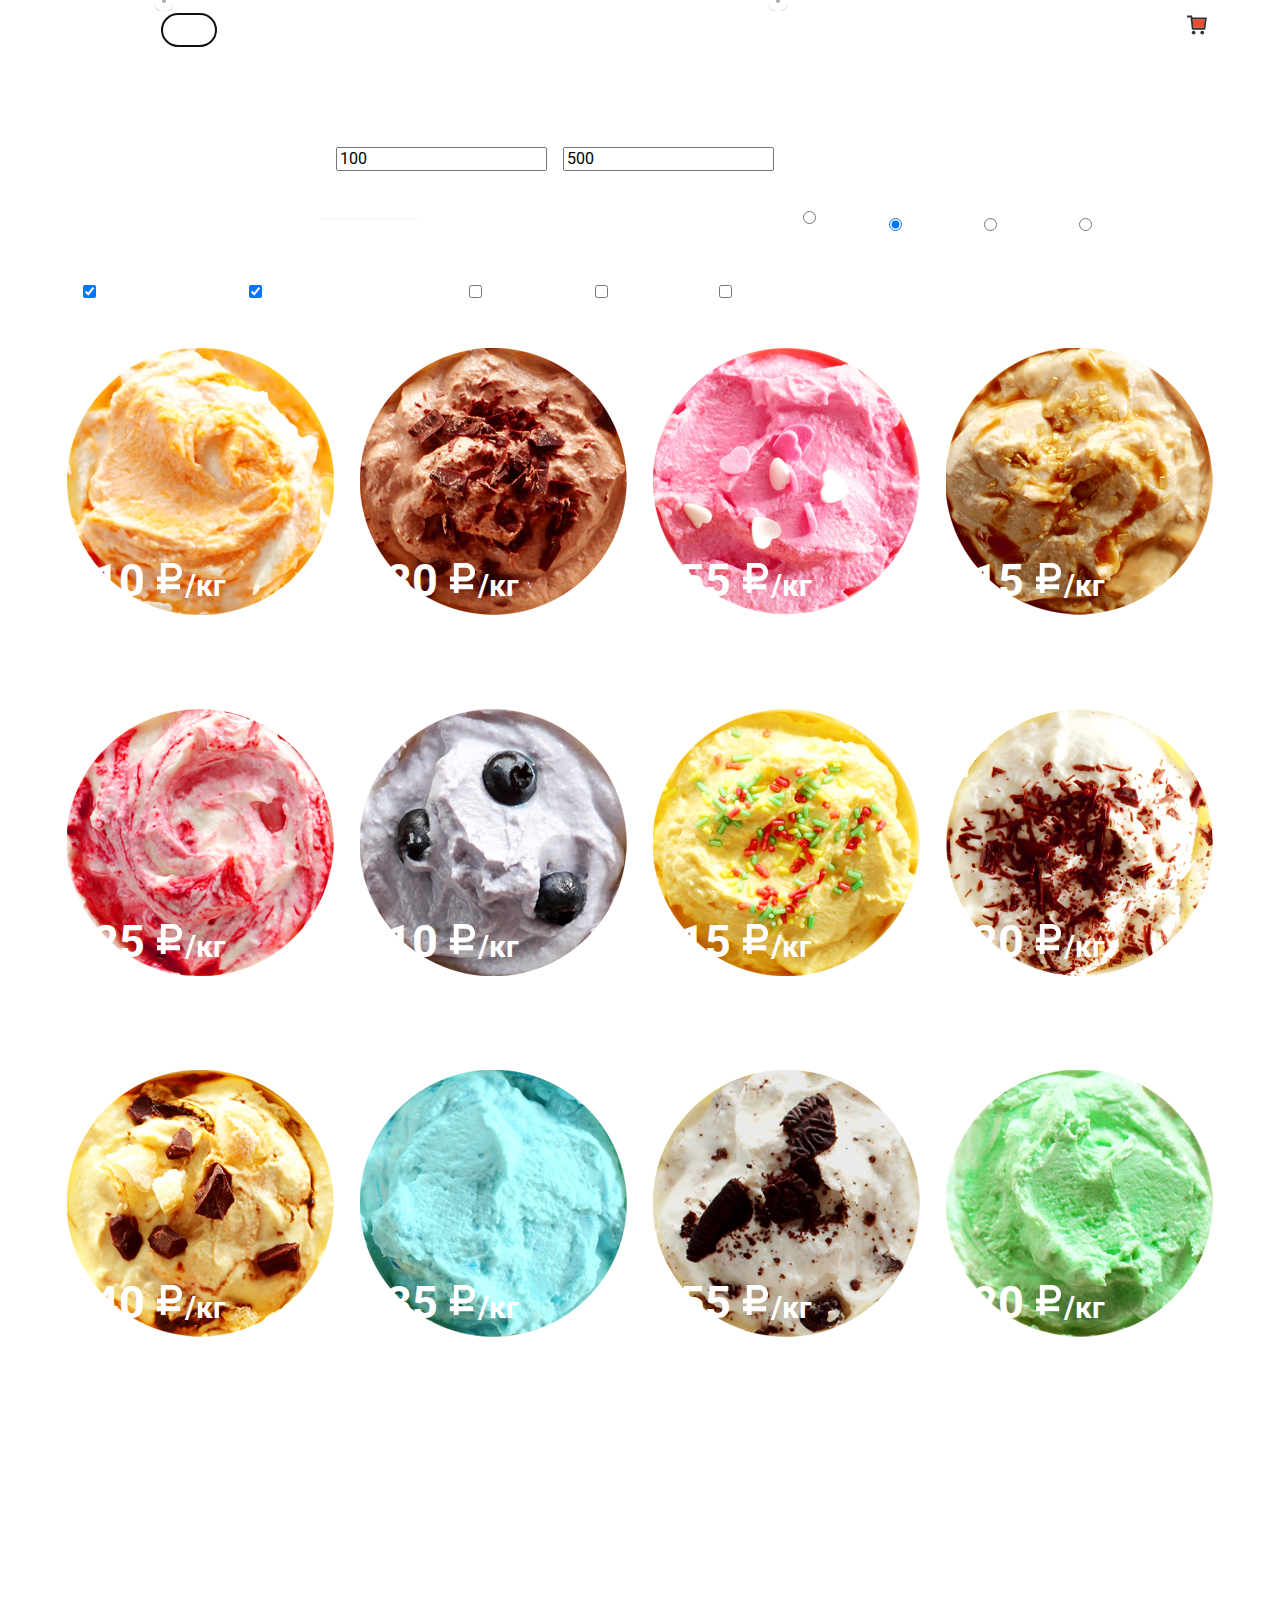
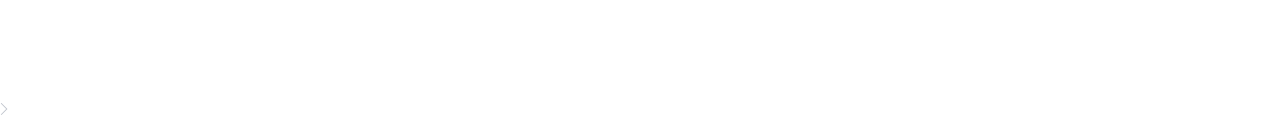
<file: catalog-creamy.html>
<!DOCTYPE html>
<html lang="ru">
  <head>
    <meta charset="UTF-8" />
    <meta name="viewport" content="width=device-width, initial-scale=1.0" />
    <title>GllacyShop: Каталог</title>
    <link
    href="https://fonts.googleapis.com/css2?family=Roboto:wght@100;300;400;500;700;900&display=swap"
    rel="stylesheet"
    />
    <link rel="stylesheet" href="./css/normalize.css">
    <link rel="stylesheet" href="./css/style.css" />
  </head>
  <body class="body__wrapper-green">
    <header>
      <div class="header-row">
        <a href="./index.html" class="logo"
          ><img
            src="./img/icons/logo.svg"
            width="154px"
            height="64px"
            alt="Логотип компании Глейси"
        /></a>
        <nav class="header-nav">
          <ul>
            <li class="header-nav__catalog main">
                <button type="button" class="button active" autofocus>Каталог</button>
                <div class="catalog__dropdown">
                  <a href="#" class="catalog__item">Новинки</a>
                  <hr>
                  <a href="./catalog-creamy.html" class="catalog__item">Сливочное</a>
                  <a href="#" class="catalog__item">Щербеты</a>
                  <a href="#" class="catalog__item">Фруктовый лед</a>
                  <a href="#" class="catalog__item">Мелорин</a>
                </div>
            </li>
            <li>
              <a href="#" class="header-nav__link">Доставка и оплата</a>
            </li>
            <li><a href="#" class="header-nav__link">О компании</a></li>
          </ul>
        </nav>
        <div class="header-buttons">
          <div class="header-buttons__search">
            <button type="button" class="button empty">
              <svg
                xmlns="http://www.w3.org/2000/svg"
                xmlns:xlink="http://www.w3.org/1999/xlink"
                width="16"
                height="16"
                viewBox="0 0 16 16"
                alt="Поиск по сайту">
              <path fill="currentColor" d="M16.958 15.527L11.75 10.32A6.455 6.455 0 0 0 13 6.5 6.5 6.5 0 1 0 6.5 13a6.465 6.465 0 0 0 3.839-1.263l5.205 5.204 1.414-1.414zM6.5 11C4.019 11 2 8.981 2 6.5S4.019 2 6.5 2 11 4.019 11 6.5 8.981 11 6.5 11z"/>
              </svg>
            </button>
            <div class="popup popup-search">
              <form action="https://echo.htmlacademy.ru" method="get">
                <input
                  type="search"
                  name="search-query"
                  placeholder="Что ищем?"
                  alt="Строка поиска"
                  required
                />
              </form>
            </div>
          </div>
          <div class="header-buttons__entrance">
            <button type="button" class="button">
              <svg
                xmlns="http://www.w3.org/2000/svg"
                xmlns:xlink="http://www.w3.org/1999/xlink"
                width="21"
                height="19"
                viewBox="0 0 21 19"
                alt="Вход в личный кабинет"
              >
                <g fill="currentColor">
                  <path d="M6 14.875L12.917 9.5 6 4.125v2.917H-.042v4.917H6z" />
                  <path
                    d="M18 0H5C3.9 0 3 .9 3 2v2h2V2h13v15H5v-2H3v2c0 1.1.9 2 2 2h13c1.1 0 2-.9 2-2V2c0-1.1-.9-2-2-2z"
                  />
                </g>
              </svg>
              <span>Вход</span>
            </button>
            <div class="popup popup-entrance">
              <form action="https://echo.htmlacademy.ru" method="post"></form>
                <span class="visually-hidden">Форма ввода личных данных для входа</span>
                <input type="email" name="login" placeholder="email@example.com" alt="Ввод личной почты" required />
                <input type="password" name="password" alt="Ввод пароля" placeholder="......" required />
                <div class="entrance__row">
                  <button type="submit" class="button button--alt">
                    Войти
                  </button>
                  <ul>
                    <li>
                      <a href="#" class="entrance__link">Забыли пароль?</a>
                    </li>
                    <li>
                      <a href="#" class="entrance__link"
                        >Новая регистрация</a
                      >
                    </li>
                  </ul>
                </div>
              </form>
            </div>
          </div>
          <div class="header-buttons__basket">
            <button type="button" class="button">
              <img
                src="./img/icons/basket-red.svg"
                width="20px"
                height="20px"
                alt="Корзина покупателя"
              /><span>2 товара</span>
            </button>
            <div class="popup popup-basket">
              <table class="basket__table">
                <tr>
                  <td>
                    <button type="button" class="button-cross">
                      <img
                        src="./img/icons/cross-small.svg"
                        width="11px"
                        height="11px"
                        alt="Удалить данную позицию из корзины"
                      />
                    </button>
                  </td>
                  <td>
                    <img
                      src="./img/products/1-icon.png"
                      width="33px"
                      height="33px"
                      alt="Фото продукта"
                    />
                  </td>
                  <td>Пломбир с апельсиновым джемом</td>
                  <td>1,5кг х <span>200 руб.</span></td>
                  <td>300 руб.</td>
                </tr>
                <tr>
                  <td>
                    <button type="button" class="button-cross">
                      <img
                        src="./img/icons/cross-small.svg"
                        width="11px"
                        height="11px"
                        alt="Удалить данную позицию из корзины"
                      />
                    </button>
                  </td>
                  <td>
                    <img
                      src="./img/products/3-icon.png"
                      width="33px"
                      height="33px"
                      alt="Фото продукта"
                    />
                  </td>
                  <td>Клубничный пломбир с присыпкой из белого шоколада</td>
                  <td>1,5кг х <span>300 руб.</span></td>
                  <td>450 руб.</td>
                </tr>
              </table>
              <hr>
              <p>Итого: 750руб.</p>
              <button type="submit" class="button button--alt">Оформить заказ</button>
            </div>
          </div>
        </div>
      </div>
      <div class="header-row">
        <div class="header-path">
          <div class="header-path__link-wrapper">
            <a href="index.html" class="header-path__link">Главная</a
            ><span>&raquo;</span>
            <a href="catalog.html" class="header-path__link">Каталог</a
            ><span>&raquo;</span>
          </div>
          <h5>Сливочное</h5>
        </div>
        <div class="header-contacts">
          <p class="header-contacts__time">с 10 до 20, ежедневно</p>
          <p class="header-contacts__phone">8 812 450-25-25</p>
        </div>
      </div>
    </header>
    <main class="catalog-content">
      <div class="container">
        <h1>Сливочное мороженое</h1>
        <section class="catalog-content__filter">
          <h2 class="visually-hidden">Раздел поиска продуктов по параметрам</h2>
          <form action="https://echo.htmlacademy.ru" method="get">
            <div class="filter__row">
              <!-- SORT -->
              <fieldset class="filter__box box-sort">
                <div class="box__heading">
                  <h5>Сортировка:</h5>
                </div>
                <div class="box__value value-sort">
                  <select name="sort-option" class="box-sort__options">
                    <option>по популярности</option>
                    <option>сначала недорогие</option>
                    <option>сачала дорогие</option>
                    <option>по жирности</option>
                  </select>
                </div>
              </fieldset>
              <!-- // SORT -->
              <!-- PRICE -->
              <fieldset class="filter__box box-price">
                <div class="box__heading">
                  <h5>Цена:</h5>
                  <div class="box-price__number">
                    <label class="min-price">
                      <input type="number" name="min-price" value="100" step="5" /><img src="./img/icons/ruble.svg" width="10px" height="14px" alt="Рубль">
                    </label>
                    <label class="max-price">
                      <input type="number" name="max-price" value="500" step="5" /><img src="./img/icons/ruble.svg" width="10px" height="14px" alt="Рубль">
                    </label>
                  </div>  
                </div>
                <div class="box__value value-price">
                  <div class="box-price__main-line"> <!-- основная линия -->
                    <div class="active-line" style="width: 55%; margin-left:12%" ></div> <!-- активная линия -->
                    <div class="toggle toggle-min" tabindex="0" style="left: 12%"></div>
                    <div class="toggle toggle-max" tabindex="0" style="left: 60%"></div>
                  </div>
                </div>
              </fieldset>
              <!-- // PRICE -->
              <!-- FAT -->
              <fieldset class="filter__box box-fat">
                <div class="box__heading">
                  <h5>Жирность:</h5>
                </div>
                <div class="box__value value-fat">
                  <ul class="box__line-wrapper">
                    <li>
                      <label class="box__option"
                        ><input
                          type="radio"
                          class="real-radio"
                          name="fat"
                          value="0%"
                        /><span class="custom-radio"></span>0%</label
                      >
                    </li>
                    <li>
                      <label class="box__option"
                        ><input
                          type="radio"
                          class="real-radio"
                          name="fat"
                          value="до 10%"
                          checked
                        /><span class="custom-radio"></span>до 10%</label
                      >
                    </li>
                    <li>
                      <label class="box__option"
                        ><input
                          type="radio"
                          class="real-radio"
                          name="fat"
                          value="до 30%"
                        /><span class="custom-radio"></span>до 30%</label
                      >
                    </li>
                    <li>
                      <label class="box__option"
                        ><input
                          type="radio"
                          class="real-radio"
                          name="fat"
                          value="более 30%"
                        /><span class="custom-radio"></span>выше 30%</label
                      >
                    </li>
                  </ul>
                </div>
              </fieldset>
              <!-- // FAT -->
            </div>
            <div class="filter__row">
              <!-- EXTENDER -->
              <fieldset class="filter__box box-extender">
                <div class="box__heading">
                  <h5>Наполнители:</h5>
                </div>
                <div class="box__value value-extender">
                  <ul class="box__line-wrapper">
                    <li>
                      <label class="box__option"
                        ><input
                        type="checkbox"
                        class="real-checkbox"
                        name="extender"
                        value="шоколадные"
                        checked/>
                        <span class="custom-checkbox"></span>шоколадные</label
                      >
                    </li>
                    <li>
                      <label class="box__option"
                        ><input type="checkbox"
                        class="real-checkbox"
                        name="extender"
                        value="сахарные присыпки"
                        checked/>
                        <span class="custom-checkbox"></span>сахарные присыпки</label
                      >
                    </li>
                    <li>
                      <label class="box__option"
                        ><input type="checkbox"
                        class="real-checkbox"
                        name="extender"
                        value="фрукты"/>
                        <span class="custom-checkbox"></span>фрукты</label
                      >
                    </li>
                    <li>
                      <label class="box__option"
                        ><input type="checkbox"
                        class="real-checkbox"
                        name="extender"
                        value="сиропы" />
                        <span class="custom-checkbox"></span>сиропы</label
                      >
                    </li>
                    <li>
                      <label class="box__option"
                        ><input type="checkbox"
                        class="real-checkbox"
                        name="extender"
                        value="джемы" />
                        <span class="custom-checkbox"></span>джемы</label
                      >
                    </li>
                  </ul>
                </div>
              </fieldset>
              <!-- // EXTENDER -->
              <button class="button" type="submit">
                Применить
              </button>
            </div>
          </form>
        </section>
      </div>
        <section class="catalog-content__products">
          <h2 class="visually-hidden">
            Список продуктов, удовлетворяющих заданным параметрам
          </h2>
          <ul>
            <li>
              <div class="products__wrapper">
                <img
                src="./img/products/1-icon.png"
                width="267px"
                height="267px"
                alt="Мороженное"
                />
                <div class="products__price">
                  <span>310</span>
                  <img
                    src="./img/icons/ruble.svg"
                    width="30px"
                    height="35px"
                    alt="Рубль"
                  />/кг
                </div>
              </div>
              <p class="products__desc">
                <a href="#">Сливочное с апельсиновым джемом и цитрусовой стружкой</a>
              </p>
              <button class="button button--alt" type="button">Быстрый просмотр</button>
            </li>
            <li>
              <div class="products__wrapper">
                <img
                  src="./img/products/2-icon.png"
                  width="267px"
                  height="267px"
                  alt="Мороженное"
                />
                <div class="products__price">
                  <span>380</span>
                  <img
                    src="./img/icons/ruble.svg"
                    width="30px"
                    height="35px"
                    alt="Рубль"
                  />/кг
                </div>
              </div>
              <p class="products__desc">
                <a href="#">Сливочно-кофейное с кусочками шоколада</a>
              </p>
              <button class="button button--alt" type="button">Быстрый просмотр</button>
            </li>
            <li>
              <div class="products__wrapper">
                <img
                src="./img/products/3-icon.png"
                width="267px"
                height="267px"
                alt="Мороженное"
                />
                <div class="products__price">
                  <span>355</span>
                  <img
                    src="./img/icons/ruble.svg"
                    width="30px"
                    height="35px"
                    alt="Рубль"
                  />/кг
                </div>
              </div>
              <p class="products__desc">
                <a href="#">Сливочно-клубничное с присыпкой из белого шоколада</a>
              </p>
              <button class="button button--alt" type="button">Быстрый просмотр</button>
            </li>
            <li>
              <div class="products__wrapper">
                <img
                src="./img/products/4-icon.png"
                width="267px"
                height="267px"
                alt="Мороженное"
                />
                <div class="products__price">
                  <span>415</span>
                  <img
                    src="./img/icons/ruble.svg"
                    width="30px"
                    height="35px"
                    alt="Рубль"
                  />/кг
                </div>
              </div>
              <p class="products__desc">
                <a href="#">Сливочное крем-брюле с карамельной подливкой</a>
              </p>
              <button class="button button--alt" type="button">Быстрый просмотр</button>
            </li>
            <li>
              <div class="products__wrapper">
                <img
                src="./img/products/5-icon.png"
                width="267px"
                height="267px"
                alt="Мороженное"
                />
                <div class="products__price">
                  <span>325</span>
                  <img
                    src="./img/icons/ruble.svg"
                    width="30px"
                    height="35px"
                    alt="Рубль"
                  />/кг
                </div>
              </div>
              <p class="products__desc">
                <a href="#">Сливочное с брусничным джемом</a>
              </p>
              <button class="button button--alt" type="button">Быстрый просмотр</button>
            </li>
            <li>
              <div class="products__wrapper">
                <img
                src="./img/products/6-icon.png"
                width="267px"
                height="267px"
                alt="Мороженное"
                />
                <div class="products__price">
                  <span>410</span>
                  <img
                    src="./img/icons/ruble.svg"
                    width="30px"
                    height="35px"
                    alt="Рубль"
                  />/кг
                </div>
              </div>
              <p class="products__desc">
                <a href="#">Сливочно-черничное с цельными ягодами черники</a>
              </p>
              <button class="button button--alt" type="button">Быстрый просмотр</button>
            </li>
            <li>
              <div class="products__wrapper">
                <img
                src="./img/products/7-icon.png"
                width="267px"
                height="267px"
                alt="Мороженное"
                />
                <div class="products__price">
                  <span>315</span>
                  <img
                    src="./img/icons/ruble.svg"
                    width="30px"
                    height="35px"
                    alt="Рубль"
                  />/кг
                </div>
              </div>
              <p class="products__desc">
                <a href="#">Сливочное-лимонное с карамельной присыпкой</a>
              </p>
              <button class="button button--alt" type="button">Быстрый просмотр</button>
            </li>
            <li>
              <div class="products__wrapper">
                <img
                src="./img/products/8-icon.png"
                width="267px"
                height="267px"
                alt="Мороженное"
                />
                <div class="products__price">
                  <span>320</span>
                  <img
                    src="./img/icons/ruble.svg"
                    width="30px"
                    height="35px"
                    alt="Рубль"
                  />/кг
                </div>
              </div>
              <p class="products__desc">
                <a href="#">Сливочное с шоколадной стружкой</a>
              </p>
              <button class="button button--alt" type="button">Быстрый просмотр</button>
            </li>
            <li>
              <div class="products__wrapper">
                <img
                src="./img/products/9-icon.png"
                width="267px"
                height="267px"
                alt="Мороженное"
                />
                <div class="products__price">
                  <span>440</span>
                  <img
                    src="./img/icons/ruble.svg"
                    width="30px"
                    height="35px"
                    alt="Рубль"
                  />/кг
                </div>
              </div>
              <p class="products__desc">
                <a href="#">Сливочно-ванильное с кусочками шоколада</a>
              </p>
              <button class="button button--alt" type="button">Быстрый просмотр</button>
            </li>
            <li>
              <div class="products__wrapper">
                <img
                src="./img/products/10-icon.png"
                width="267px"
                height="267px"
                alt="Мороженное"
                />
                <div class="products__price">
                  <span>435</span>
                  <img
                    src="./img/icons/ruble.svg"
                    width="30px"
                    height="35px"
                    alt="Рубль"
                  />/кг
                </div>
              </div>
              <p class="products__desc">
                <a href="#">Сливочное с ментоловым сиропом</a>
              </p>
              <button class="button button--alt" type="button">Быстрый просмотр</button>
            </li>
            <li>
              <div class="products__wrapper">
                <img
                src="./img/products/11-icon.png"
                width="267px"
                height="267px"
                alt="Мороженное"
                />
                <div class="products__price">
                  <span>355</span>
                  <img
                    src="./img/icons/ruble.svg"
                    width="30px"
                    height="35px"
                    alt="Рубль"
                  />/кг
                </div>
              </div>
              <p class="products__desc">
                <a href="#">Сливочное с кусочками черного шоколада</a>
              </p>
              <button class="button button--alt" type="button">Быстрый просмотр</button>
            </li>
            <li>
              <div class="products__wrapper">
                <img
                src="./img/products/12-icon.png"
                width="267px"
                height="267px"
                alt="Мороженное"
                />
                <div class="products__price">
                  <span>420</span>
                  <img
                    src="./img/icons/ruble.svg"
                    width="30px"
                    height="35px"
                    alt="Рубль"
                  />/кг
                </div>
              </div>
              <p class="products__desc">
                <a href="#">Сливочное с мятным сиропом</a>
              </p>
              <button class="button button--alt" type="button">Быстрый просмотр</button>
            </li>
          </ul>
        </section>
      <div class="container">
        <div class="pages">
          <svg xmlns="http://www.w3.org/2000/svg" width="8" height="12" viewBox="0 0 8 12">
            <path fill="currentcolor" d="M7.237 5.642L1.73.132c-.2-.197-.52-.197-.717 0s-.198.52 0 .717L6.163 6l-5.15 5.15c-.2.198-.2.52 0 .717.098.1.228.148.357.148.13 0 .26-.05.358-.148l5.51-5.51c.198-.197.198-.517 0-.715z"/>
          </svg>
          <ul>
            <li class="pages__number pages__number-active">1</li>
            <li class="pages__number">2</li>
            <li class="pages__number">3</li>
            <li class="pages__number">4</li>
            <li class="pages__number">5</li>
          </ul>
          <svg xmlns="http://www.w3.org/2000/svg" width="8" height="12" viewBox="0 0 8 12">
            <path fill="currentcolor" d="M7.237 5.642L1.73.132c-.2-.197-.52-.197-.717 0s-.198.52 0 .717L6.163 6l-5.15 5.15c-.2.198-.2.52 0 .717.098.1.228.148.357.148.13 0 .26-.05.358-.148l5.51-5.51c.198-.197.198-.517 0-.715z"/>
          </svg>
        </div>
        <hr />
      </div>
    </main>
    <footer>
      <div class="footer-social">
        <h2 class="visually-hidden">Раздел контактов в социальных сетях</h2>
        <a href="#" class="footer-social__icon facebook">
          <span class="visually-hidden">Страница в Facebook</span>
          <svg
            xmlns="http://www.w3.org/2000/svg"
            width="32"
            height="32"
            viewBox="0 0 32 32"
          >
            <path fill="currentColor"
              d="M16 0C7.164 0 0 7.163 0 16s7.164 16 16 16c8.837 0 16-7.164 16-16S24.837 0 16 0zm4.062 9.455h-3.021v3.444h3.021v3.445h-3.021v8.61H14.02v-8.61H11v-3.445h3.021V9.455c0-1.902 1.353-3.445 3.021-3.445h3.021v3.445z"
            />
          </svg>
        </a>
        <a href="#" class="footer-social__icon vkontakte"
          ><span class="visually-hidden">Страница в Vkontakte</span
          ><svg
            xmlns="http://www.w3.org/2000/svg"
            width="32"
            height="32"
            viewBox="0 0 32 32"
          >
            <g fill="currentColor">
              <path 
                d="M16.637 14.495c.402-.019.719-.082.951-.188.326-.145.54-.33.641-.559.101-.229.15-.496.15-.797 0-.232-.058-.465-.174-.697-.116-.232-.322-.405-.617-.517-.264-.1-.592-.155-.984-.165a76.242 76.242 0 0 0-1.652-.014h-.339v2.965h.565c.571 0 1.057-.009 1.459-.028zM18.118 17.084c-.282-.081-.672-.125-1.166-.132a127.97 127.97 0 0 0-1.55-.009h-.79v3.493h.264c1.014 0 1.74-.003 2.18-.009a3.2 3.2 0 0 0 1.212-.245c.377-.157.633-.364.774-.625s.214-.562.214-.9c0-.446-.088-.788-.261-1.03-.17-.241-.464-.423-.877-.543z"
              />
              <path
                d="M16 0C7.164 0 0 7.164 0 16c0 8.837 7.164 16 16 16 8.837 0 16-7.163 16-16 0-8.836-7.163-16-16-16zm6.602 20.531a3.73 3.73 0 0 1-1.124 1.327c-.552.415-1.161.71-1.823.886s-1.501.264-2.519.264h-6.121V8.987h5.443c1.13 0 1.957.038 2.48.113a5.126 5.126 0 0 1 1.561.5c.533.27.929.632 1.189 1.087.26.455.392.975.392 1.558 0 .678-.179 1.278-.536 1.795-.358.518-.863.92-1.517 1.208v.075c.917.182 1.642.559 2.179 1.13.537.571.807 1.325.807 2.261 0 .678-.138 1.283-.411 1.817z"
              />
            </g></svg></a>
        <a href="#" class="footer-social__icon instagram"
          ><span class="visually-hidden">Страница в Instagram</span
          ><svg
            xmlns="http://www.w3.org/2000/svg"
            width="32"
            height="32"
            viewBox="0 0 32 32"
          >
            <g fill="currentColor">
              <path
                d="M20.916 16a4.938 4.938 0 1 1-9.877 0c0-.394.051-.773.138-1.14h-.897v6.838h11.396V14.86h-.897c.086.367.137.746.137 1.14z"
              />
              <path
                d="M15.978 18.659c1.466 0 2.659-1.193 2.659-2.659s-1.193-2.659-2.659-2.659c-1.466 0-2.659 1.193-2.659 2.659s1.192 2.659 2.659 2.659zM18.637 10.302h3.039v3.039h-3.039z"
              />
              <path
                d="M16 0C7.164 0 0 7.164 0 16c0 8.837 7.164 16 16 16 8.837 0 16-7.163 16-16 0-8.836-7.163-16-16-16zm7.955 21.698a2.285 2.285 0 0 1-2.279 2.279H10.279A2.285 2.285 0 0 1 8 21.698V10.302a2.286 2.286 0 0 1 2.279-2.279h11.396a2.286 2.286 0 0 1 2.279 2.279v11.396z"
              />
            </g></svg></a>
        <a href="#" class="footer-social__icon twitter"
          ><span class="visually-hidden">Страница в Twitter</span
          ><svg
            xmlns="http://www.w3.org/2000/svg"
            width="32"
            height="32"
            viewBox="0 0 32 32"
          >
            <path fill="currentColor"
              d="M16 0C7.164 0 0 7.164 0 16c0 8.837 7.164 16 16 16 8.837 0 16-7.163 16-16 0-8.836-7.163-16-16-16zm7.944 12.809c-.251 6.516-3.463 10.832-10.992 10.702h-.486c-.447 0-4.543-.443-5.344-1.823 2.479.19 4.247-.406 5.12-1.136-1.048-.289-2.923-.461-3.251-2.848.384.104.618.221 1.299.113-1.307-.824-2.758-1.519-2.679-3.643.311.317 1.164.518 1.46.457-.768-.233-2.149-3.244-.974-4.781 1.984 1.79 4.075 3.482 7.804 3.643.227-2.214 1.24-3.699 3.168-4.325 1.84-.479 3.255.26 3.901 1.138.737-.224 1.453-.466 2.193-.685-.004.833-.569 1.463-.935 1.709.747.165 1.423-.475 1.423-.475-.184.963-1.094 1.725-1.707 1.954z"
            /></svg></a>
      </div>
      <div class="footer-nav">
        <ul>
          <li><a href="#" class="footer-nav__link heart">Для поставщиков</a></li>
          <li><a href="#" class="footer-nav__link">О производстве</a></li>
        </ul>
        <ul>
          <li><a href="#" class="footer-nav__link">Наши документы</a></li>
          <li><a href="#" class="footer-nav__link">Экологические стандарты</a></li>
        </ul>
      </div>
      <div class="footer-creator">
        <h2 class="visually-hidden">Раздел об авторе сайта</h2>
        <a href="https://htmlacademy.ru/study"
          ><img
            src="./img/icons/logo-htmlacademy.svg"
            width="108px"
            height="39px"
            alt="Логотип создателя сайта"
        /></a>
        <div class="footer-creator__desc">
          Сделано в <a href="https://htmlacademy.ru/">HTML Academy</a> &#169;
          2019
        </div>
      </div>
    </footer>
    <img src="./img/icons/icon-right-small.svg" alt="">
  </body>
</html>
</file>
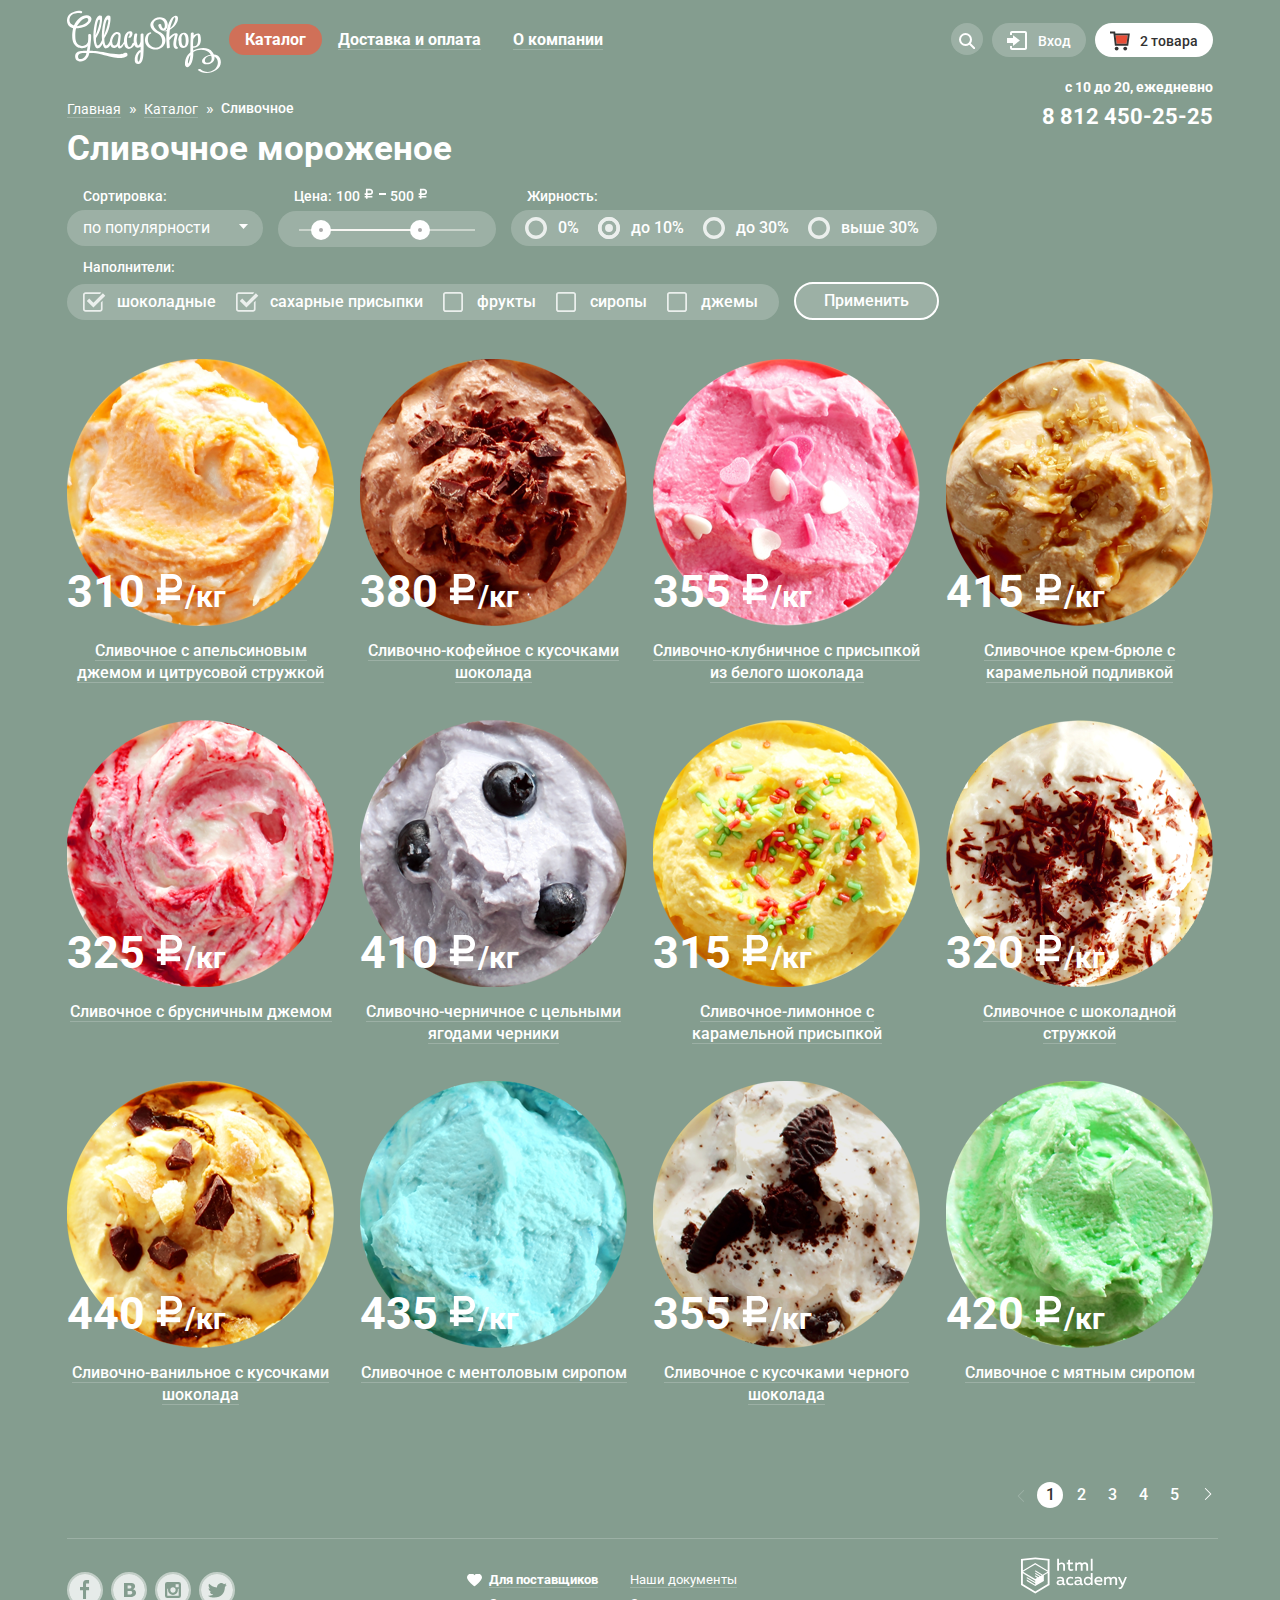
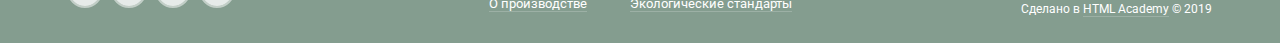
<file: catalog.html>
<!DOCTYPE html>
<html lang="ru">
  <head>
    <meta charset="UTF-8" />
    <meta name="viewport" content="width=device-width, initial-scale=1.0" />
    <title>GllacyShop: Каталог</title>
    <link
      href="https://fonts.googleapis.com/css2?family=Roboto:wght@100;300;400;500;700;900&display=swap"
      rel="stylesheet"
    />
    <link rel="stylesheet" href="./css/normalize-short.css" />
    <link rel="stylesheet" href="./css/style-short.css" />
  </head>
  <body class="wrapper-green">
    <header class="header">
      <div class="header-row">
        <a href="./index.html" class="logo" tabindex="1"
          ><img
            src="./img/icons/logo.svg"
            width="154"
            height="64"
            alt="Логотип компании Глейси"
        /></a>
        <nav class="header-nav">
          <ul>
            <li class="header-nav__catalog main">
              <a href="#" class="header-nav__link">Каталог</a>
              <div class="catalog__dropdown">
                <a href="#" class="catalog__item">Новинки</a>
                <hr />
                <a href="./catalog.html" class="catalog__item">Сливочное</a>
                <a href="#" class="catalog__item">Щербеты</a>
                <a href="#" class="catalog__item">Фруктовый лед</a>
                <a href="#" class="catalog__item">Мелорин</a>
              </div>
            </li>
            <li>
              <a href="#" class="header-nav__link"
                ><span>Доставка и оплата</span></a
              >
            </li>
            <li>
              <a href="#" class="header-nav__link"><span>О компании</span></a>
            </li>
          </ul>
        </nav>
        <div class="header-buttons">
          <div class="header-buttons__unit unit_search">
            <a href="#" class="button non-fill">
              <span class="visually-hidden">Поиск по сайту</span>
              <svg
                xmlns="http://www.w3.org/2000/svg"
                xmlns:xlink="http://www.w3.org/1999/xlink"
                width="16"
                height="16"
                viewBox="0 0 16 16"
              >
                <path
                  fill="currentColor"
                  d="M16.958 15.527L11.75 10.32A6.455 6.455 0 0 0 13 6.5 6.5 6.5 0 1 0 6.5 13a6.465 6.465 0 0 0 3.839-1.263l5.205 5.204 1.414-1.414zM6.5 11C4.019 11 2 8.981 2 6.5S4.019 2 6.5 2 11 4.019 11 6.5 8.981 11 6.5 11z"
                />
              </svg>
            </a>
            <div class="popup popup-search">
              <form action="https://echo.htmlacademy.ru" method="get">
                <span class="visually-hidden"
                  >Форма поиска информации по сайту</span
                >
                <input
                  type="search"
                  name="search-query"
                  class="input"
                  placeholder="Что ищем?"
                  required
                />
              </form>
            </div>
          </div>
          <div class="header-buttons__unit unit_entrance">
            <a href="#" class="button">
              <span class="visually-hidden">Вход в личный кабинет</span>
              <svg
                xmlns="http://www.w3.org/2000/svg"
                xmlns:xlink="http://www.w3.org/1999/xlink"
                width="21"
                height="19"
                viewBox="0 0 21 19"
              >
                <g fill="currentColor">
                  <path d="M6 14.875L12.917 9.5 6 4.125v2.917H-.042v4.917H6z" />
                  <path
                    d="M18 0H5C3.9 0 3 .9 3 2v2h2V2h13v15H5v-2H3v2c0 1.1.9 2 2 2h13c1.1 0 2-.9 2-2V2c0-1.1-.9-2-2-2z"
                  />
                </g>
              </svg>
              <span>Вход</span>
            </a>
            <div class="popup popup-entrance">
              <form action="https://echo.htmlacademy.ru" method="post">
                <span class="visually-hidden"
                  >Форма ввода личных данных для входа (почта, пароль)</span
                >
                <input
                  type="email"
                  name="login"
                  placeholder="email@example.com"
                  class="input"
                  required
                />
                <input
                  type="password"
                  name="password"
                  placeholder="......"
                  class="input"
                  required
                />
                <div class="entrance__row">
                  <button type="submit" class="button--alt">
                    Войти
                  </button>
                  <ul>
                    <li>
                      <a href="#" class="base-link entrance__link"
                        >Забыли пароль?</a
                      >
                    </li>
                    <li>
                      <a href="#" class="base-link entrance__link"
                        >Новая регистрация</a
                      >
                    </li>
                  </ul>
                </div>
              </form>
            </div>
          </div>
          <div class="header-buttons__unit unit_basket non-empty">
            <a href="#" class="button">
              <img
                src="./img/icons/basket-red.svg"
                width="20"
                height="20"
                alt="Корзина покупателя"
              />
              <span>2 товара</span>
            </a>
            <div class="popup popup-basket">
              <form
                action="https://echo.htmlacademy.ru"
                id="form"
                method="post"
              >
                <table class="basket__table">
                  <tr>
                    <td>
                      <button type="button" class="button-cross"></button>
                    </td>
                    <td>
                      <img
                        src="./img/products/1-icon.png"
                        width="33"
                        height="33"
                        alt="Фото продукта"
                      />
                    </td>
                    <td class="basket__product">
                      <textarea name="product" rows="1" form="form">
Пломбир с апельсиновым джемом</textarea
                      >
                    </td>
                    <td class="basket__amount">
                      <input name="amount" value="1,5" form="form" />кг х
                    </td>
                    <td class="basket__price">
                      <input name="price" value="200" form="form" />
                      руб.
                    </td>
                    <td class="basket__cost">
                      <input name="cost" value="300" form="form" />
                      руб.
                    </td>
                  </tr>
                  <tr>
                    <td>
                      <button type="button" class="button-cross"></button>
                    </td>
                    <td>
                      <img
                        src="./img/products/3-icon.png"
                        width="33"
                        height="33"
                        alt="Фото продукта"
                      />
                    </td>
                    <td class="basket__product">
                      <textarea name="product" form="form">
Клубничный пломбир с присыпкой из белого шоколада</textarea
                      >
                    </td>
                    <td class="basket__amount">
                      <input name="amount" value="1,5" form="form" />кг х
                    </td>
                    <td class="basket__price">
                      <input name="price" value="300" form="form" />руб.
                    </td>
                    <td class="basket__cost">
                      <input name="cost" value="450" form="form" />
                      руб.
                    </td>
                  </tr>
                </table>
                <hr />
                <div class="basket__sum">
                  Итого:<input
                    class="basket__total-order"
                    name="total-order"
                    value="750"
                    form="form"
                  />руб.
                </div>
                <button type="submit" class="button--alt" form="form">
                  Оформить заказ
                </button>
              </form>
            </div>
          </div>
        </div>
      </div>
      <div class="header-row">
        <div class="header-path">
          <div class="header-path__link-wrapper">
            <a href="index.html" class="header-path__link">Главная</a
            ><span>&raquo;</span>
            <a href="#" class="header-path__link">Каталог</a
            ><span>&raquo;</span>
          </div>
          <h5>Сливочное</h5>
        </div>
        <div class="header-contacts">
          <p class="header-contacts__time">с 10 до 20, ежедневно</p>
          <a href="tel:+78124502525" class="header-contacts__phone"
            >8 812 450-25-25</a
          >
        </div>
      </div>
    </header>
    <main class="catalog-content">
      <div class="container">
        <h1>Сливочное мороженое</h1>
        <section class="catalog-content__filter">
          <h2 class="visually-hidden">Раздел поиска продуктов по параметрам</h2>
          <form action="https://echo.htmlacademy.ru" method="get">
            <div class="filter__row">
              <!-- SORT -->
              <fieldset class="filter__box box-sort">
                <div class="box__heading">
                  <h5>Сортировка:</h5>
                </div>
                <div class="box__value value-sort">
                  <select name="sort-option" class="box-sort__options">
                    <option>по популярности</option>
                    <option>сначала недорогие</option>
                    <option>сачала дорогие</option>
                    <option>по жирности</option>
                  </select>
                </div>
              </fieldset>
              <!-- // SORT -->
              <!-- PRICE -->
              <fieldset class="filter__box box-price">
                <div class="box__heading">
                  <h5>Цена:</h5>
                  <div class="box-price__number">
                    <label class="min-price">
                      <input
                        type="number"
                        name="min-price"
                        value="100"
                        step="5"
                        class="input"
                      /><img
                        src="./img/icons/ruble.svg"
                        width="10"
                        height="14"
                        alt="Рубль"
                      />
                    </label>
                    <label class="max-price">
                      <input
                        type="number"
                        name="max-price"
                        value="500"
                        step="5"
                        class="input"
                      /><img
                        src="./img/icons/ruble.svg"
                        width="10"
                        height="14"
                        alt="Рубль"
                      />
                    </label>
                  </div>
                </div>
                <div class="box__value value-price">
                  <div class="main-line">
                    <!-- основная линия -->
                    <div
                      class="active-line"
                      style="width: 55%; margin-left: 12%;"
                    ></div>
                    <!-- активная линия -->
                    <div
                      class="toggle toggle-min"
                      tabindex="0"
                      style="left: 7%;"
                    ></div>
                    <div
                      class="toggle toggle-max"
                      tabindex="0"
                      style="left: 63%;"
                    ></div>
                  </div>
                </div>
              </fieldset>
              <!-- // PRICE -->
              <!-- FAT -->
              <fieldset class="filter__box box-fat">
                <div class="box__heading">
                  <h5>Жирность:</h5>
                </div>
                <div class="box__value value-fat">
                  <ul class="box__line-wrapper">
                    <li>
                      <label class="box__option"
                        ><input
                          type="radio"
                          class="real-radio visually-hidden"
                          name="fat"
                          value="0%"
                        /><span class="custom-radio first"></span>0%</label
                      >
                    </li>
                    <li>
                      <label class="box__option"
                        ><input
                          type="radio"
                          class="real-radio visually-hidden"
                          name="fat"
                          value="до 10%"
                          checked
                        /><span class="custom-radio"></span>до 10%</label
                      >
                    </li>
                    <li>
                      <label class="box__option"
                        ><input
                          type="radio"
                          class="real-radio visually-hidden"
                          name="fat"
                          value="до 30%"
                        /><span class="custom-radio"></span>до 30%</label
                      >
                    </li>
                    <li>
                      <label class="box__option"
                        ><input
                          type="radio"
                          class="real-radio visually-hidden"
                          name="fat"
                          value="более 30%"
                        /><span class="custom-radio"></span>выше 30%</label
                      >
                    </li>
                  </ul>
                </div>
              </fieldset>
              <!-- // FAT -->
            </div>
            <div class="filter__row">
              <!-- EXTENDER -->
              <fieldset class="filter__box box-extender">
                <div class="box__heading">
                  <h5>Наполнители:</h5>
                </div>
                <div class="box__value value-extender">
                  <ul class="box__line-wrapper">
                    <li>
                      <label class="box__option"
                        ><input
                          type="checkbox"
                          class="real-checkbox visually-hidden"
                          name="extender"
                          value="шоколадные"
                          checked
                        />
                        <span class="custom-checkbox first"></span
                        >шоколадные</label
                      >
                    </li>
                    <li>
                      <label class="box__option"
                        ><input
                          type="checkbox"
                          class="real-checkbox visually-hidden"
                          name="extender"
                          value="сахарные присыпки"
                          checked
                        />
                        <span class="custom-checkbox"></span>сахарные
                        присыпки</label
                      >
                    </li>
                    <li>
                      <label class="box__option"
                        ><input
                          type="checkbox"
                          class="real-checkbox visually-hidden"
                          name="extender"
                          value="фрукты"
                        />
                        <span class="custom-checkbox"></span>фрукты</label
                      >
                    </li>
                    <li>
                      <label class="box__option"
                        ><input
                          type="checkbox"
                          class="real-checkbox visually-hidden"
                          name="extender"
                          value="сиропы"
                        />
                        <span class="custom-checkbox"></span>сиропы</label
                      >
                    </li>
                    <li>
                      <label class="box__option"
                        ><input
                          type="checkbox"
                          class="real-checkbox visually-hidden"
                          name="extender"
                          value="джемы"
                        />
                        <span class="custom-checkbox"></span>джемы</label
                      >
                    </li>
                  </ul>
                </div>
              </fieldset>
              <!-- // EXTENDER -->
              <button class="button" type="submit">
                Применить
              </button>
            </div>
          </form>
        </section>
      </div>
      <section class="catalog-content__products">
        <h2 class="visually-hidden">
          Список продуктов, удовлетворяющих заданным параметрам
        </h2>
        <ul>
          <li>
            <div class="products__wrapper">
              <img
                src="./img/products/1-icon.png"
                width="267"
                height="267"
                alt="Мороженное"
              />
              <div class="products__price">
                <span>310</span>
                <img
                  src="./img/icons/ruble.svg"
                  width="30"
                  height="35"
                  alt="Рубль"
                />/кг
              </div>
            </div>
            <p class="products__desc">
              <a href="#" class="base-link"
                >Сливочное с апельсиновым джемом и цитрусовой стружкой</a
              >
            </p>
            <div class="products_button-wrapper">
              <a href="#" class="button--alt">Быстрый просмотр</a>
            </div>
          </li>
          <li>
            <div class="products__wrapper">
              <img
                src="./img/products/2-icon.png"
                width="267"
                height="267"
                alt="Мороженное"
              />
              <div class="products__price">
                <span>380</span>
                <img
                  src="./img/icons/ruble.svg"
                  width="30"
                  height="35"
                  alt="Рубль"
                />/кг
              </div>
            </div>
            <p class="products__desc">
              <a href="#" class="base-link"
                >Сливочно-кофейное с кусочками шоколада</a
              >
            </p>
            <div class="products_button-wrapper">
              <a href="#" class="button--alt">Быстрый просмотр</a>
            </div>
          </li>
          <li>
            <div class="products__wrapper">
              <img
                src="./img/products/3-icon.png"
                width="267"
                height="267"
                alt="Мороженное"
              />
              <div class="products__price">
                <span>355</span>
                <img
                  src="./img/icons/ruble.svg"
                  width="30"
                  height="35"
                  alt="Рубль"
                />/кг
              </div>
            </div>
            <p class="products__desc">
              <a href="#" class="base-link"
                >Сливочно-клубничное с присыпкой из белого шоколада</a
              >
            </p>
            <div class="products_button-wrapper">
              <a href="#" class="button--alt">Быстрый просмотр</a>
            </div>
          </li>
          <li>
            <div class="products__wrapper">
              <img
                src="./img/products/4-icon.png"
                width="267"
                height="267"
                alt="Мороженное"
              />
              <div class="products__price">
                <span>415</span>
                <img
                  src="./img/icons/ruble.svg"
                  width="30"
                  height="35"
                  alt="Рубль"
                />/кг
              </div>
            </div>
            <p class="products__desc">
              <a href="#" class="base-link"
                >Сливочное крем-брюле с карамельной подливкой</a
              >
            </p>
            <div class="products_button-wrapper">
              <a href="#" class="button--alt">Быстрый просмотр</a>
            </div>
          </li>
          <li>
            <div class="products__wrapper">
              <img
                src="./img/products/5-icon.png"
                width="267"
                height="267"
                alt="Мороженное"
              />
              <div class="products__price">
                <span>325</span>
                <img
                  src="./img/icons/ruble.svg"
                  width="30"
                  height="35"
                  alt="Рубль"
                />/кг
              </div>
            </div>
            <p class="products__desc">
              <a href="#" class="base-link">Сливочное с брусничным джемом</a>
            </p>
            <div class="products_button-wrapper">
              <a href="#" class="button--alt">Быстрый просмотр</a>
            </div>
          </li>
          <li>
            <div class="products__wrapper">
              <img
                src="./img/products/6-icon.png"
                width="267"
                height="267"
                alt="Мороженное"
              />
              <div class="products__price">
                <span>410</span>
                <img
                  src="./img/icons/ruble.svg"
                  width="30"
                  height="35"
                  alt="Рубль"
                />/кг
              </div>
            </div>
            <p class="products__desc">
              <a href="#" class="base-link"
                >Сливочно-черничное с цельными ягодами черники</a
              >
            </p>
            <div class="products_button-wrapper">
              <a href="#" class="button--alt">Быстрый просмотр</a>
            </div>
          </li>
          <li>
            <div class="products__wrapper">
              <img
                src="./img/products/7-icon.png"
                width="267"
                height="267"
                alt="Мороженное"
              />
              <div class="products__price">
                <span>315</span>
                <img
                  src="./img/icons/ruble.svg"
                  width="30"
                  height="35"
                  alt="Рубль"
                />/кг
              </div>
            </div>
            <p class="products__desc">
              <a href="#" class="base-link"
                >Сливочное-лимонное с карамельной присыпкой</a
              >
            </p>
            <div class="products_button-wrapper">
              <a href="#" class="button--alt">Быстрый просмотр</a>
            </div>
          </li>
          <li>
            <div class="products__wrapper">
              <img
                src="./img/products/8-icon.png"
                width="267"
                height="267"
                alt="Мороженное"
              />
              <div class="products__price">
                <span>320</span>
                <img
                  src="./img/icons/ruble.svg"
                  width="30"
                  height="35"
                  alt="Рубль"
                />/кг
              </div>
            </div>
            <p class="products__desc">
              <a href="#" class="base-link">Сливочное с шоколадной стружкой</a>
            </p>
            <div class="products_button-wrapper">
              <a href="#" class="button--alt">Быстрый просмотр</a>
            </div>
          </li>
          <li>
            <div class="products__wrapper">
              <img
                src="./img/products/9-icon.png"
                width="267"
                height="267"
                alt="Мороженное"
              />
              <div class="products__price">
                <span>440</span>
                <img
                  src="./img/icons/ruble.svg"
                  width="30"
                  height="35"
                  alt="Рубль"
                />/кг
              </div>
            </div>
            <p class="products__desc">
              <a href="#" class="base-link"
                >Сливочно-ванильное с кусочками шоколада</a
              >
            </p>
            <div class="products_button-wrapper">
              <a href="#" class="button--alt">Быстрый просмотр</a>
            </div>
          </li>
          <li>
            <div class="products__wrapper">
              <img
                src="./img/products/10-icon.png"
                width="267"
                height="267"
                alt="Мороженное"
              />
              <div class="products__price">
                <span>435</span>
                <img
                  src="./img/icons/ruble.svg"
                  width="30"
                  height="35"
                  alt="Рубль"
                />/кг
              </div>
            </div>
            <p class="products__desc">
              <a href="#" class="base-link">Сливочное с ментоловым сиропом</a>
            </p>
            <div class="products_button-wrapper">
              <a href="#" class="button--alt">Быстрый просмотр</a>
            </div>
          </li>
          <li>
            <div class="products__wrapper">
              <img
                src="./img/products/11-icon.png"
                width="267"
                height="267"
                alt="Мороженное"
              />
              <div class="products__price">
                <span>355</span>
                <img
                  src="./img/icons/ruble.svg"
                  width="30"
                  height="35"
                  alt="Рубль"
                />/кг
              </div>
            </div>
            <p class="products__desc">
              <a href="#" class="base-link"
                >Сливочное с кусочками черного шоколада</a
              >
            </p>
            <div class="products_button-wrapper">
              <a href="#" class="button--alt">Быстрый просмотр</a>
            </div>
          </li>
          <li>
            <div class="products__wrapper">
              <img
                src="./img/products/12-icon.png"
                width="267"
                height="267"
                alt="Мороженное"
              />
              <div class="products__price">
                <span>420</span>
                <img
                  src="./img/icons/ruble.svg"
                  width="30"
                  height="35"
                  alt="Рубль"
                />/кг
              </div>
            </div>
            <p class="products__desc">
              <a href="#" class="base-link">Сливочное с мятным сиропом</a>
            </p>
            <div class="products_button-wrapper">
              <a href="#" class="button--alt">Быстрый просмотр</a>
            </div>
          </li>
        </ul>
      </section>
      <div class="container container-pages">
        <div class="pages">
          <button class="pages__clicker" type="button">
            <svg
              xmlns="http://www.w3.org/2000/svg"
              width="8"
              height="12"
              viewBox="0 0 8 12"
            >
              <path
                fill="currentcolor"
                d="M7.237 5.642L1.73.132c-.2-.197-.52-.197-.717 0s-.198.52 0 .717L6.163 6l-5.15 5.15c-.2.198-.2.52 0 .717.098.1.228.148.357.148.13 0 .26-.05.358-.148l5.51-5.51c.198-.197.198-.517 0-.715z"
              />
            </svg>
          </button>
          <ul>
            <li class="pages__number pages__number-active">
              <a href="#">1</a>
            </li>
            <li class="pages__number"><a href="#">2</a></li>
            <li class="pages__number"><a href="#">3</a></li>
            <li class="pages__number"><a href="#">4</a></li>
            <li class="pages__number"><a href="#">5</a></li>
          </ul>
          <button class="pages__clicker" type="button">
            <svg
              xmlns="http://www.w3.org/2000/svg"
              width="8"
              height="12"
              viewBox="0 0 8 12"
            >
              <path
                fill="currentcolor"
                d="M7.237 5.642L1.73.132c-.2-.197-.52-.197-.717 0s-.198.52 0 .717L6.163 6l-5.15 5.15c-.2.198-.2.52 0 .717.098.1.228.148.357.148.13 0 .26-.05.358-.148l5.51-5.51c.198-.197.198-.517 0-.715z"
              />
            </svg>
          </button>
        </div>
        <hr />
      </div>
    </main>
    <footer class="footer">
      <div class="footer-social">
        <h2 class="visually-hidden">Раздел контактов в социальных сетях</h2>
        <a href="#" class="footer-social__icon facebook">
          <span class="visually-hidden">Страница в Facebook</span>
          <svg
            xmlns="http://www.w3.org/2000/svg"
            width="32"
            height="32"
            viewBox="0 0 32 32"
          >
            <path
              fill="currentColor"
              d="M16 0C7.164 0 0 7.163 0 16s7.164 16 16 16c8.837 0 16-7.164 16-16S24.837 0 16 0zm4.062 9.455h-3.021v3.444h3.021v3.445h-3.021v8.61H14.02v-8.61H11v-3.445h3.021V9.455c0-1.902 1.353-3.445 3.021-3.445h3.021v3.445z"
            />
          </svg>
        </a>
        <a href="#" class="footer-social__icon vkontakte"
          ><span class="visually-hidden">Страница в Vkontakte</span
          ><svg
            xmlns="http://www.w3.org/2000/svg"
            width="32"
            height="32"
            viewBox="0 0 32 32"
          >
            <g fill="currentColor">
              <path
                d="M16.637 14.495c.402-.019.719-.082.951-.188.326-.145.54-.33.641-.559.101-.229.15-.496.15-.797 0-.232-.058-.465-.174-.697-.116-.232-.322-.405-.617-.517-.264-.1-.592-.155-.984-.165a76.242 76.242 0 0 0-1.652-.014h-.339v2.965h.565c.571 0 1.057-.009 1.459-.028zM18.118 17.084c-.282-.081-.672-.125-1.166-.132a127.97 127.97 0 0 0-1.55-.009h-.79v3.493h.264c1.014 0 1.74-.003 2.18-.009a3.2 3.2 0 0 0 1.212-.245c.377-.157.633-.364.774-.625s.214-.562.214-.9c0-.446-.088-.788-.261-1.03-.17-.241-.464-.423-.877-.543z"
              />
              <path
                d="M16 0C7.164 0 0 7.164 0 16c0 8.837 7.164 16 16 16 8.837 0 16-7.163 16-16 0-8.836-7.163-16-16-16zm6.602 20.531a3.73 3.73 0 0 1-1.124 1.327c-.552.415-1.161.71-1.823.886s-1.501.264-2.519.264h-6.121V8.987h5.443c1.13 0 1.957.038 2.48.113a5.126 5.126 0 0 1 1.561.5c.533.27.929.632 1.189 1.087.26.455.392.975.392 1.558 0 .678-.179 1.278-.536 1.795-.358.518-.863.92-1.517 1.208v.075c.917.182 1.642.559 2.179 1.13.537.571.807 1.325.807 2.261 0 .678-.138 1.283-.411 1.817z"
              />
            </g>
          </svg>
        </a>
        <a href="#" class="footer-social__icon instagram"
          ><span class="visually-hidden">Страница в Instagram</span
          ><svg
            xmlns="http://www.w3.org/2000/svg"
            width="32"
            height="32"
            viewBox="0 0 32 32"
          >
            <g fill="currentColor">
              <path
                d="M20.916 16a4.938 4.938 0 1 1-9.877 0c0-.394.051-.773.138-1.14h-.897v6.838h11.396V14.86h-.897c.086.367.137.746.137 1.14z"
              />
              <path
                d="M15.978 18.659c1.466 0 2.659-1.193 2.659-2.659s-1.193-2.659-2.659-2.659c-1.466 0-2.659 1.193-2.659 2.659s1.192 2.659 2.659 2.659zM18.637 10.302h3.039v3.039h-3.039z"
              />
              <path
                d="M16 0C7.164 0 0 7.164 0 16c0 8.837 7.164 16 16 16 8.837 0 16-7.163 16-16 0-8.836-7.163-16-16-16zm7.955 21.698a2.285 2.285 0 0 1-2.279 2.279H10.279A2.285 2.285 0 0 1 8 21.698V10.302a2.286 2.286 0 0 1 2.279-2.279h11.396a2.286 2.286 0 0 1 2.279 2.279v11.396z"
              />
            </g>
          </svg>
        </a>
        <a href="#" class="footer-social__icon twitter"
          ><span class="visually-hidden">Страница в Twitter</span
          ><svg
            xmlns="http://www.w3.org/2000/svg"
            width="32"
            height="32"
            viewBox="0 0 32 32"
          >
            <path
              fill="currentColor"
              d="M16 0C7.164 0 0 7.164 0 16c0 8.837 7.164 16 16 16 8.837 0 16-7.163 16-16 0-8.836-7.163-16-16-16zm7.944 12.809c-.251 6.516-3.463 10.832-10.992 10.702h-.486c-.447 0-4.543-.443-5.344-1.823 2.479.19 4.247-.406 5.12-1.136-1.048-.289-2.923-.461-3.251-2.848.384.104.618.221 1.299.113-1.307-.824-2.758-1.519-2.679-3.643.311.317 1.164.518 1.46.457-.768-.233-2.149-3.244-.974-4.781 1.984 1.79 4.075 3.482 7.804 3.643.227-2.214 1.24-3.699 3.168-4.325 1.84-.479 3.255.26 3.901 1.138.737-.224 1.453-.466 2.193-.685-.004.833-.569 1.463-.935 1.709.747.165 1.423-.475 1.423-.475-.184.963-1.094 1.725-1.707 1.954z"
            />
          </svg>
        </a>
      </div>
      <div class="footer-nav">
        <ul>
          <li>
            <a href="#" class="footer-nav__link base-link heart"
              >Для поставщиков</a
            >
          </li>
          <li>
            <a href="#" class="footer-nav__link base-link">О производстве</a>
          </li>
        </ul>
        <ul>
          <li>
            <a href="#" class="footer-nav__link base-link">Наши документы</a>
          </li>
          <li>
            <a href="#" class="footer-nav__link base-link"
              >Экологические стандарты</a
            >
          </li>
        </ul>
      </div>
      <div class="footer-creator">
        <h2 class="visually-hidden">Раздел об авторе сайта</h2>
        <a href="https://htmlacademy.ru/intensive/htmlcss"
          ><img
            src="./img/icons/logo-htmlacademy.svg"
            width="106"
            height="37"
            alt="Логотип создателя сайта"
        /></a>
        <div class="footer-creator__desc">
          Сделано в
          <a href="https://htmlacademy.ru/intensive/htmlcss" class="base-link"
            >HTML Academy</a
          >
          &#169; 2019
        </div>
      </div>
    </footer>
  </body>
</html>
</file>
<file: css/style.css>
:root {
  --white-pure: #ffffff;
  --white-easy: rgba(255, 255, 255, 0.8);
  --white-light: rgba(255, 255, 255, 0.2);
  --white-border-1: rgba(255, 255, 255, 0.5);
  --white-border-2: rgba(255, 255, 255, 0.7);
  --white-border-3: #cacac7;
  --white-dirty: #f8f7f4;
  --white-dirty-2: #fefefe;
  --white-dirty-3: rgba(248, 247, 244, 0.5);
  --green-light: #849d8f;
  --pink-light: rgba(255, 188, 158, 0.3);
  --pink-medium: #ffbc9e;
  --red-light: #f26843;
  --red-medium: #e74a35;
  --red-pure: rgb(255, 30, 0);
  --red-intense: #942718;
  --red-angry: #ac1000;
  --red-dirty: rgba(172, 16, 0, 0.64);
  --red-dirty-2: rgba(160, 32, 11, 0.76);
  --blue-pure: rgba(46, 136, 228, 0.52);
  --blue-gray: #8996a6;
  --brown-light: #fbded7;
  --brown-medium: #f6b5a5;
  --brown-pure: #d07058;
  --brown-gray: #9d8b84;
  --gray-easy: rgba(50, 50, 50, 0.2);
  --gray-light: rgba(50, 50, 50, 0.3);
  --gray-medium: #999999;
  --gray-pure: #5a5a5a;
  --gray-dirty: rgba(178, 178, 178, 0.52);
  --gray-dirty-2: #ededed;
  --black-easy: rgba(0, 0, 0, 0.2);
  --black-light: #353535;
  --black-medium: #323232;
  --black-dirty: #696969;
  --dark: rgba(0, 0, 0, 0.3);
  --sliderback-1: rgba(215, 242, 227, 0.75);
  --sliderback-2: rgba(218, 228, 239, 0.75);
  --sliderback-3: rgba(239, 224, 218, 0.75);
  --raspberry: #7a001a;
  --chocolate: #472611;
  --waffle: #e9d9bc;
  --post: #fe9e90;
}

/* ---------------------- GENERAL --------------------- */

*,
*::before,
*::after {
  box-sizing: border-box;
}

body {
  position: relative;

  margin: 0;
  padding: 0;

  font-family: "Roboto", "Arial", sans-serif;
  font-size: 16px;
  line-height: 1.37;
  color: var(--white-pure);
}

a {
  text-decoration: none;
}

.wrapper-green {
  background-color: var(--green-light);
}

.wrapper-blue {
  background-color: var(--blue-gray);
}

.wrapper-brown {
  background-color: var(--brown-gray);
}

.header,
.footer {
  width: 1200px;
  margin: 0 auto;
  padding: 0 27px;
}

.header {
  padding-top: 10px;
}

.index-content,
.catalog-content {
  width: 1200px;
  margin: 0 auto;
}

.footer {
  display: grid;
  grid-template-columns: 376px 337px 340px;
  column-gap: 46px;

  list-style-type: none;

  padding-top: 18px;
  padding-bottom: 25px;
}

.container {
  width: 100%;
  margin: 0 auto;
  padding-left: 27px;
  padding-right: 27px;
}

.base-link {
  text-decoration: none;
}

.base-link:hover,
.base-link:active {
  border-color: var(--pink-light);

  color: var(--pink-medium);
}

/* --- BUTTON'S --- */

.button,
.button--alt {
  padding: 0;
  border: none;

  cursor: pointer;
  vertical-align: middle;

  font-family: "Roboto", "Arial", sans-serif;
  color: var(--white-pure);
}

.button {
  display: inline-block;
  border-radius: 20px;

  vertical-align: middle;

  font-size: 14px;
  font-weight: 500;
  line-height: 32px;
  background-color: var(--white-light);
}

.button:hover,
.button:active {
  color: var(--black-medium);
  background-color: var(--white-pure);
}

.button:active {
  box-shadow: inset 0px 2px 1px var(--black-dirty);
}

.button--alt {
  height: 44px;
  border-radius: 70px;

  font-size: 18px;
  font-weight: 700;
  line-height: 44px;
  background: linear-gradient(
    180deg,
    var(--red-light) 0%,
    var(--red-medium) 100%
  );
  box-shadow: 0px 2px 2px var(--red-dirty);
  text-shadow: 0px 2px 5px var(--red-dirty-2);
}

.button--alt:hover {
  background: linear-gradient(0deg, var(--white-light), var(--white-light)),
    linear-gradient(180deg, var(--red-light) 0%, var(--red-medium) 100%);
  box-shadow: 0px 2px 2px var(--red-angry);
}

.button--alt:active {
  background: linear-gradient(
    180deg,
    var(--red-light) 0%,
    var(--red-medium) 100%
  );
  box-shadow: inset 0px 2px 2px var(--red-intense);
}

.button-cross {
  padding: 0;
  border: none;

  cursor: pointer;

  background-color: inherit;
}

/* --- // BUTTON'S --- */

/* --- FORM'S --- */

.input {
  width: 100%;
  height: 44px;
  padding-left: 15px;
  border-radius: 4px;
  border: 1px solid var(--gray-dirty);
  outline: none;

  font-size: 14px;
  font-weight: 700;
  line-height: 44px;
  color: var(--black-medium);
}

.input:link {
  border-width: 2px;
}

.input::placeholder {
  font-size: 14px;
  font-weight: 400;
  line-height: 44px;
  color: var(--gray-medium);
}

.input:focus::-moz-placeholder,
.input:focus:-moz-placeholder {
  line-height: 42px;
}

.input:focus {
  padding-left: 14px;
  border: 2px solid var(--blue-pure);
  outline: none;

  line-height: 42px;
}

/* --- // FORM'S --- */

.visually-hidden {
  position: absolute;
  width: 1px;
  height: 1px;
  margin: -1px;
  padding: 0;
  border: 0;
  clip: rect(0 0 0 0);
  overflow: hidden;
}

/* -------------------- // GENERAL -------------------- */

/* ---------------------- HEADER ---------------------- */

.header-row {
  display: flex;
  justify-content: space-between;
  align-items: center;
}

/* --- HEADER-NAV --- */

.header-nav {
  align-self: stretch;
  flex-grow: 1;

  margin-right: 10px;

  padding-bottom: 10px;
}

.header-nav ul {
  display: flex;
  justify-content: flex-start;
  align-items: center;
  align-content: center;
  flex-wrap: wrap;

  height: 100%;
  margin: 0;
  padding: 0;

  list-style-type: none;
}

.header-nav__catalog {
  position: relative;

  margin-left: 8px;
}

.header-nav__catalog:hover .catalog__dropdown {
  display: flex;
  flex-direction: column;
}

.header-nav__link {
  padding: 6px 16px;
  border-radius: 26px;

  font-size: 16px;
  font-weight: 700;
  line-height: 1;
  color: var(--white-pure);
  background-color: transparent;
}

.header-nav__link:hover {
  color: var(--black-medium);
  background-color: var(--white-pure);
}

.header-nav__link:active {
  color: var(--black-medium);
  background-color: var(--white-pure);
  box-shadow: inset 0px 2px 1px var(--black-dirty);
}

.header-nav__link span {
  margin: 0;
  border-bottom: 1px solid var(--white-light);
}

.header-nav__catalog.main .header-nav__link {
  background-color: var(--brown-pure);
}

.header-nav__catalog.main .header-nav__link:hover,
.header-nav__catalog.main .header-nav__link:active {
  color: inherit;
  box-shadow: inherit;
}

.catalog__dropdown {
  display: none;
  position: absolute;
  top: 100%;
  left: 0;
  transform: translate(-6px, 10px);
  z-index: 1;

  width: 144px;
  padding-top: 5px;
  padding-bottom: 5px;
  border: 1px solid var(--gray-light);
  border-radius: 4px;

  background-color: var(--white-pure);
}

.catalog__dropdown::before {
  position: absolute;
  content: "";
  top: -6px;
  left: 0;

  width: 144px;
  height: 8px;

  background-color: none;
}

.catalog__item {
  display: block;

  margin-bottom: 2px;
  padding-left: 20px;

  font-size: 14px;
  font-weight: 400;
  line-height: 1.93;
  color: var(--black-medium);
}

.catalog__item:first-child {
  font-weight: 700;
}

.catalog__item:hover {
  background-color: var(--brown-light);
}

.catalog__item:active {
  background-color: var(--brown-medium);
}

.catalog__dropdown hr {
  position: relative;
  left: 6px;

  width: 128px;
  height: 1px;
  margin: 0;
  margin-top: 2px;
  margin-bottom: 4px;
  border: none;

  color: var(--gray-easy);
  background-color: var(--gray-easy);
}

/* --- // HEADER-NAV --- */

/* --- HEADER-BUTTONS --- */

.header-buttons {
  display: flex;

  padding-bottom: 10px;
}

.header-buttons svg {
  vertical-align: middle;
}

.header-buttons__unit:not(:last-of-type) {
  margin-right: 9px;
}

.header-buttons .button {
  padding: 0 15px;
}

.header-buttons .button--alt {
  padding: 0 25px;
  border-radius: 26px;

  text-shadow: none;
}

.header-buttons .button.non-fill {
  padding: 0 8px;
}

.unit_basket.non-empty .button {
  color: var(--black-medium);
  background-color: var(--white-pure);
}

.unit_basket.non-empty .button--alt {
  float: right;

  padding: 0 15px;
}

.unit_basket img {
  vertical-align: middle;
}

.header-buttons__unit {
  position: relative;
}

.header-buttons__unit:not(.unit_basket):hover .popup,
.unit_basket.non-empty:hover .popup {
  display: block;
}

.header-buttons__unit span {
  margin: 0;
  margin-left: 7px;

  vertical-align: middle;
}

.popup {
  display: none;
  position: absolute;
  top: 100%;
  right: 0;
  transform: translateY(4px);
  z-index: 10;

  padding: 20px 15px;
  border-radius: 4px;

  background-color: var(--white-dirty);
  box-shadow: 0px 20px 20px rgba(0, 0, 0, 0.4);
}

.popup::before {
  position: absolute;
  content: "";
  top: -6px;
  right: 0;

  width: 110px;
  height: 8px;

  background-color: none;
}

.popup .input {
  vertical-align: middle;

  line-height: 44px;
}

.popup-search {
  width: 341px;
}

.popup-entrance {
  width: 277px;
}

.popup-entrance .input {
  margin-bottom: 20px;
}

.entrance__row {
  display: flex;
  justify-content: space-around;
  align-items: center;
}

.unit_entrance ul {
  margin: 0;
  padding: 0;
  list-style-type: none;
}

.unit_entrance li {
  line-height: 1;
}

.unit_entrance li:not(:last-of-type) {
  margin-bottom: 8px;
}

.entrance__link {
  border-bottom: 1px solid var(--gray-light);

  font-size: 13px;
  font-weight: 400;
  line-height: 1.15;
  color: var(--black-medium);
}

/* --- HEADER-BUTTONS BASKET --- */

.popup-basket {
  width: 539px;
  padding-top: 0;

  font-size: 13px;
  font-weight: 400;
  line-height: 1.23;
  color: var(--black-medium);
}

.basket__table {
  width: 100%;
  border-spacing: 0 20px;
}

.basket__table tr {
  vertical-align: top;

  background-color: inherit;
}

.popup-basket input {
  font-size: 13px;
  font-weight: 400;
  line-height: 1.23;
  color: var(--black-medium);
}

.basket__table td:first-child {
  width: 17px;
  padding-left: 6px;
  padding-right: 0;
  padding-top: 10px;
}

.basket__table td:nth-child(2) {
  width: 55px;
  padding-left: 9px;
  padding-right: 13px;
}

.basket__product {
  width: 247px;
  padding-right: 26px;
  padding-top: 11px;
}

.basket__amount {
  display: inline-flex;
  width: 50px;
  padding-top: 8.5px;
}

.basket__price {
  display: inline-flex;
  margin-right: 28px;
  padding-top: 8.5px;

  color: var(--gray-light);
}

.basket__cost {
  display: inline-flex;
  padding-top: 8.5px;
}

.basket__table .button-cross {
  width: 11px;
  height: 11px;

  cursor: pointer;

  background-image: url(../img/icons/cross-small.svg);
  background-repeat: no-repeat;
  background-size: contain;
}

.basket__table textarea {
  width: 220px;
  padding: 0;
  border: none;

  overflow: hidden;
  resize: none;

  line-height: 1;

  background-color: inherit;
}

.basket__table input {
  height: auto;
  padding: 0;
  border: none;

  background-color: inherit;
}

.basket__amount input {
  width: 20px;
}

.basket__price input,
.basket__cost input {
  width: 25px;
}

.basket__price input {
  color: var(--gray-light);
}

.popup-basket hr {
  margin: 0;

  height: 1px;
  border: none;

  color: var(--white-border-3);
  background-color: var(--white-border-3);
}

.basket__sum {
  display: flex;
  justify-content: flex-end;

  margin-top: 16px;
  margin-bottom: 15px;

  font-size: 15px;
  font-weight: 700;
  line-height: 1.07;
}

.basket__sum input {
  width: 26px;
  height: auto;
  padding: 0;
  border: none;
  margin-left: 5px;
  margin-right: 4px;

  font-size: 15px;
  font-weight: 700;
  line-height: 1.07;
}

/* --- // HEADER-BUTTONS BASKET --- */

/* --- // HEADER-BUTTONS --- */

/* --- HEADER-CONTACTS --- */

.header-contacts {
  margin-left: auto;
}

.header-contacts p {
  margin: 0;
}

.header-contacts .header-contacts__time {
  margin-bottom: 9px;

  text-align: right;

  font-size: 14px;
  font-weight: 700;
  line-height: 1.14;
}

.header-contacts__phone {
  font-size: 22px;
  font-weight: 700;
  line-height: 1.09;
  color: var(--white-pure);
}

/* --- // HEADER-CONTACTS --- */

/* --- CATALOG-HEADER --- */

.header-path {
  margin-top: auto;
  padding-bottom: 10px;
}

.header-path__link {
  border-bottom: 1px solid var(--white-light);

  font-size: 14px;
  font-weight: 400;
  line-height: 1.14;
  color: var(--white-pure);
}

.header-path__link:hover,
.header-path__link:active {
  border-color: var(--pink-light);

  color: var(--pink-medium);
}

.header-path h5 {
  margin: 0;

  font-size: 14px;
  font-weight: 500;
  line-height: 1.14;
}

.header-path__link-wrapper,
.header-path h5 {
  display: inline-block;

  vertical-align: middle;
}

.header-path__link-wrapper span {
  margin-left: 8px;
  margin-right: 3px;
}

/* --- // CATALOG-HEADER --- */

/* --------------------- // HEADER -------------------- */

/* ------------------- INDEX-CONTENT ------------------ */

/* --- GENERAL-OFFER --- */

.index-content__general-offer {
  position: relative;
  margin-left: auto;
  margin-right: auto;
  padding-bottom: 40px;

  text-align: center;
}

.slider-list {
  display: inline-block;
  position: relative;

  text-align: center;
  vertical-align: middle;

  margin: 0;
  padding-left: 0;
}

.slider-item {
  display: none;
}

.slider-item.current {
  display: block;
}

.slider-item::before {
  position: absolute;
  content: "";
  top: -123px;
  left: 50%;
  transform: translateX(-50%);
  z-index: -3;

  width: 716px;
  height: 716px;

  filter: blur(250px);
}

.slider-item:first-child::before {
  background: var(--sliderback-1);
}

.slider-item:nth-child(2)::before {
  background: var(--sliderback-2);
}

.slider-item:nth-child(3)::before {
  background: var(--sliderback-3);
}

.general-offer__ice-cream-wrapper {
  width: 647px;
  height: inherit;
  margin: 0 auto;
}

.general-offer__ice-cream.left {
  position: absolute;
  top: -43px;
  left: 13px;
  z-index: -1;
}

.general-offer__ice-cream.right {
  position: absolute;
  top: 0px;
  right: 11px;
  z-index: -2;
}

.index-content__general-offer p {
  width: 672px;
  margin: 0;
  margin-top: 272px;
  margin-bottom: 27px;

  font-size: 60px;
  font-weight: 700;
  line-height: 1;
}

.index-content__general-offer .button--alt {
  height: 63px;
  padding: 10px 40px;

  font-size: 32px;
}

.slider-controls {
  position: absolute;
  top: 437px;
  left: 0;
}

.slider-controls .dot {
  width: 21px;
  height: 21px;
  border-radius: 50%;
  border: 2px solid var(--white-pure);

  cursor: pointer;

  background-color: inherit;
}

.slider-controls .dot:not(.current):hover {
  background-color: var(--white-light);
}

.slider-controls .dot:not(.current):active {
  background-color: var(--white-pure);
}

.slider-controls .dot:not(:last-child) {
  margin-right: 8px;
}

.slider-controls .dot.current {
  width: 21px;
  height: 21px;
  border-radius: 50%;

  background-color: var(--white-pure);
}

/* --- // GENERAL-OFFER --- */

/* --- PROFIT-OFFER --- */

.index-content__row {
  display: grid;
  grid-template-columns: 560px 560px;
  gap: 26px;
}

.index-content__row.profit {
  padding-bottom: 34px;
}

.index-content__profit-offer {
  display: flex;
  flex-direction: column;

  padding: 16px 22px 23px 16px;
  border-radius: 16px;

  background-repeat: no-repeat;
}

.raspberry {
  background-image: url(../img/raspberry-bg.png);
  background-size: cover;
  background-color: var(--raspberry);
}

.chocolate {
  background-image: url(../img/chocolate-bg.png);
  background-size: cover;
  background-color: var(--chocolate);
}

.index-content__profit-offer p {
  flex-grow: 1;

  margin: 0;
  margin-bottom: 43px;

  font-size: 18px;
  font-weight: 700;
  line-height: 1.22;
}

.index-content__profit-offer h3 {
  margin: 0;
  margin-bottom: 17px;

  font-size: 35px;
  font-weight: 700;
  line-height: 1.17;
}

.index-content__profit-offer .button--alt {
  align-self: flex-end;
  height: 48px;

  padding: 0 22px;

  line-height: 48px;
}

/* --- // PROFIT-OFFER --- */

/* --- ABOUT-SHOP --- */

.index-content__shop-desc {
  width: 100%;
  margin-top: 27px;
  margin-bottom: 40px;
  padding: 22px 21px 32px;
  border-radius: 16px;

  color: var(--black-medium);
  background-image: url(../img/waffle-bg.png);
  background-color: var(--waffle);
}

.index-content__shop-desc h2 {
  margin: 0;
}

.shop-desc__block-wrapper {
  display: grid;
  grid-template-columns: 540px 540px;
  column-gap: 25px;
  row-gap: 15px;

  margin-top: 4px;
}

.shop-desc__block {
  display: flex;

  font-weight: 400;
}

.shop-desc__block p {
  margin: 0;
  margin-top: 10px;
  margin-left: 6px;
}

/* --- // ABOUT-SHOP --- */

/* --- ADDITIONAL-CONTENT --- */

.index-content__row.additional {
  padding-bottom: 41px;
}

.index-content__new-item {
  padding: 18px 253px 70px 20px;
  border-radius: 16px;

  color: var(--black-medium);
  background-image: url(../img/strawberry-bg.png);
  background-size: cover;
  background-repeat: no-repeat;
  background-color: var(--white-dirty);
}

.index-content__new-item h4 {
  display: inline;

  text-decoration: underline;

  font-size: 24px;
  line-height: 1.25;
  color: var(--black-medium);
}

.index-content__new-item h4:hover {
  color: var(--pink-medium);
}

.base-link:hover,
.base-link:active {
  border-color: var(--pink-light);

  color: var(--pink-medium);
}

.index-content__new-item p {
  margin: 0;
  margin-bottom: 4px;

  font-weight: 500;
}

.index-content__new-item a {
  color: inherit;
  color: var(--black-medium);
}

.index-content__subscription-wrapper {
  padding: 6px;
  border-radius: 16px;

  background-image: url(../img/post-bg.png);
  background-color: var(--post);
  background-size: cover;
}

.index-content__subscription {
  display: flex;
  flex-direction: column;
  justify-content: space-between;

  height: 100%;
  padding: 24px 20px 33px;
  border-radius: 16px;

  font-weight: 400;
  background-color: var(--white-dirty);
}

.index-content__subscription p {
  margin: 0;
  margin-bottom: 45px;

  color: var(--gray-pure);
}

.index-content__subscription .button--alt {
  padding: 0 19px;

  font-size: 18px;
}

.index-content__subscription form {
  display: flex;
}

.index-content__subscription .input {
  flex-grow: 1;

  height: 44px;
  margin-right: 10px;
  padding-left: 14px;
  border: 1px solid rgba(178, 178, 178, 0.52);
  border-radius: 6px;

  line-height: 44px;
}

.index-content__subscription .input:focus {
  padding-left: 13px;
  border: 2px solid var(--blue-pure);
  outline: none;
}

/* --- // ADDITIONAL-CONTENT --- */

/* --- MAP --- */

.simple-row {
  position: relative;

  width: 100%;
}

.map {
  height: 430px;
  margin: 0 auto;
  border: none;

  background-image: url(../img/map.jpg);
}

.map-holder__about-office {
  position: absolute;
  top: 62px;
  right: 27px;

  width: 303px;
  max-height: 350px;
  padding: 29px 25px 30px;
  border-radius: 16px;

  color: var(--black-medium);
  background-color: var(--white-dirty-2);
}

.map-holder__about-office p {
  margin: 0;

  font-size: 14px;
  font-weight: 400;
  line-height: 1.43;
}

.map-holder__about-office p:first-of-type {
  margin-bottom: 22px;
}

.map-holder__about-office p:last-of-type {
  margin-bottom: 28px;
}

.map-holder__about-office span,
.map-holder__about-office a {
  display: block;

  font-size: 18px;
  font-weight: 700;
  line-height: 1.33;
}

.map-holder__about-office a {
  margin-top: 2px;

  color: var(--black-medium);
}

.map-holder__about-office .button--alt {
  height: 43px;
  padding: 0 28px;

  line-height: 43px;
  color: var(--white-pure);
}

/* --- // MAP --- */

/* ----------------- // INDEX-CONTENT ----------------- */

/* ------------------ CATALOG-CONTENT ----------------- */

.catalog-content h1 {
  margin: 0;
  margin-bottom: 18px;

  line-height: 0.8;

  font-size: 35px;
  line-height: 1.07;
}

/* --- FILTER --- */

.catalog-content__filter {
  margin-bottom: 33px;
}

.catalog-content__filter ul {
  list-style-type: none;
}

.filter__row {
  display: flex;

  margin-bottom: 9px;
}

.filter__row:last-child {
  margin-bottom: 0;
}

.filter__box {
  margin: 0;
  margin-right: 15px;
  padding: 0;
  border: none;
}

.box__heading {
  display: inline-flex;

  margin-left: 16px;
}

.filter__row:first-child .box__heading {
  margin-bottom: 7px;
}

.filter__row:last-child .box__heading {
  margin-bottom: 10px;
}

.box__heading h5 {
  height: 16px;
  margin: 0;
  padding-top: 2px;

  font-size: 14px;
  font-weight: 500;
  line-height: 1.14;
}

.box__value {
  height: 36px;
  border-radius: 20px;

  font-size: 16px;
  font-weight: 500;
  line-height: 1.12;
  color: var(--white-pure);
}

.box__line-wrapper {
  display: flex;

  margin: 0;
  padding: 0;
}

.box__option {
  display: inline-flex;
  align-items: center;
}

/* --- BOX-SORT VALUE-SORT --- */

.value-sort {
  position: relative;

  width: 196px;

  cursor: pointer;
}

.value-sort::after {
  position: absolute;
  content: "";
  top: 14px;
  right: 13px;

  width: 11px;
  height: 10px;

  pointer-events: none;

  background-image: url(../img/icons/select-arrow.svg);
  background-repeat: no-repeat;
}

.value-sort:hover::after {
  background-image: url(../img/icons/icon-down-dir.svg);
}

.box-sort__options {
  display: block;
  position: relative;

  width: 100%;
  height: 36px;
  padding-left: 16px;
  padding-right: 16px;
  border: none;
  border-radius: 20px;

  -webkit-appearance: none;
  -moz-appearance: none;
  appearance: none;
  cursor: pointer;

  font-size: 16px;
  font-weight: 400;
  line-height: 18px;
  color: inherit;
  background-color: var(--white-light);
}

.box-sort__options option {
  color: var(--black-medium);
}

.box-sort__options:hover {
  color: var(--black-medium);
}

/* --- // BOX-SORT VALUE-SORT --- */

/* --- BOX-PRICE HEADING --- */

.box-price__number {
  display: flex;
  align-items: flex-end;

  height: 17px;
  margin-left: 4px;
}

.box-price__number img {
  position: relative;
  top: 3px;
}

.max-price {
  position: relative;

  margin-left: 16px;
}

.max-price::before {
  position: absolute;
  content: "";
  top: 50%;
  left: 0;
  transform: translateX(-11px);

  width: 7px;
  height: 2px;

  background-color: var(--white-pure);
}

.box-price__number .input {
  width: 28px;
  height: auto;
  padding: 0;
  border: none;

  -moz-appearance: textfield;
  vertical-align: bottom;

  font-size: 14px;
  line-height: 16px;
  font-weight: 500;
  color: inherit;
  background-color: inherit;
}

.box-price__number .input::-webkit-inner-spin-button {
  -webkit-appearance: none;
}

/* --- // BOX-PRICE HEADING --- */

/* --- BOX-VALUE VALUE-PRICE --- */

.value-price {
  width: 218px;
  padding: 18px 21px;

  background-color: var(--white-light);
}

.main-line {
  position: relative;

  height: 2px;

  background-color: var(--white-dirty-3);
}

.active-line {
  width: 55%;
  height: 2px;
  margin-left: 12%;

  background-color: var(--white-dirty);
}

.toggle {
  position: absolute;
  top: 0;
  left: 0;
  transform: translateY(-9px);

  width: 20px;
  height: 20px;

  cursor: pointer;

  background-image: url(../img/icons/filter-button.svg);
  background-size: cover;
  background-repeat: no-repeat;
}

.toggle-min {
  left: 7%;
}

.toggle-max {
  left: 63%;
}

/* --- // BOX-VALUE VALUE-PRICE --- */

/* --- BOX-SORT VALUE-FAT --- */

.value-fat {
  padding: 7px 18px 7px 14px;

  background-color: var(--white-light);
}

.value-fat li {
  height: 22px;
}

.custom-radio {
  display: inline-block;
  position: relative;

  width: 22px;
  height: 22px;
  margin-left: 19px;
  margin-right: 11px;

  cursor: pointer;
  vertical-align: middle;

  background-image: url(../img/icons/radio-off.svg);
  background-repeat: no-repeat;
  background-size: contain;
  opacity: 0.8;
}

.box__line-wrapper .custom-radio.first {
  margin-left: 0;
}

.custom-radio:hover {
  opacity: 1;
}

.real-radio:focus + .custom-radio {
  opacity: 1;
}

.custom-radio::before {
  display: none;
  position: absolute;
  content: "";
  top: 0;
  left: 0;

  width: 22px;
  height: 22px;

  background-image: url(../img/icons/radio-on.svg);
  background-repeat: no-repeat;
  background-size: contain;
}

.real-radio:checked + .custom-radio::before {
  display: block;
}

.real-radio:disabled + .custom-radio {
  opacity: 0.4;
}

/* --- // BOX-SORT VALUE-FAT --- */

/* --- BOX-SORT VALUE-EXTENDER --- */

.value-extender {
  padding: 8px 21px 8px 16px;

  background-color: var(--white-light);
}

.value-extender li {
  height: 21px;
}

.custom-checkbox {
  display: inline-block;

  width: 20px;
  height: 20px;
  margin-left: 20px;
  margin-right: 14px;

  cursor: pointer;
  vertical-align: middle;

  background-image: url(../img/icons/checkbox-off.svg);
  background-repeat: no-repeat;
  background-size: contain;
  opacity: 0.8;
}

.box__line-wrapper .custom-checkbox.first {
  margin-left: 0;
}

.custom-checkbox:hover {
  opacity: 1;
}

.real-checkbox:focus + .custom-checkbox {
  opacity: 1;
}

.real-checkbox:disabled + .custom-checkbox {
  opacity: 0.4;
}

.real-checkbox:checked + .custom-checkbox {
  width: 24px;
  height: 20px;
  margin-right: 10px;

  background-image: url(../img/icons/checkbox-on.svg);
}

/* --- // BOX-SORT VALUE-EXTENDER --- */

.catalog-content__filter .button {
  align-self: flex-end;

  height: 38px;
  padding: 0 28px;
  border: 2px solid var(--white-pure);

  text-shadow: none;

  font-size: 16px;
  line-height: 32px;
}

.catalog-content__filter .button:active {
  padding: 0 30px;
  border: none;
}

/* --- // FILTER --- */

/* --- PRODUCTS --- */

.catalog-content__products {
  width: 1172px;
  margin: 0 auto;
  margin-bottom: 18px;
}

.catalog-content__products ul {
  display: grid;
  grid-template-columns: 293px 293px 293px 293px;
  grid-template-rows: 343px;
  grid-auto-rows: 343px;
  row-gap: 18px;

  list-style-type: none;

  margin: 0;
  padding: 0;
}

.catalog-content__products li {
  display: flex;
  flex-direction: column;

  padding-top: 6px;
  padding-left: 13px;
  padding-right: 13px;
  padding-bottom: 21px;
  border-radius: 4px;
}

.catalog-content__products li:hover {
  z-index: 1;

  height: max-content;

  background-color: var(--white-light);
  box-shadow: 0px 20px 20px var(--black-easy);
}

.catalog-content__products li:hover .button--alt {
  display: block;
}

.products__wrapper {
  position: relative;

  margin-bottom: 8px;
}

.products__hit {
  position: absolute;
  top: 0;
  left: 0;
}

.products__price {
  display: flex;
  position: absolute;
  align-items: baseline;
  top: 210px;
  left: 0;

  font-size: 30px;
  font-weight: 700;
  line-height: 1.17;
}

.products__price span {
  margin-right: 10px;

  font-size: 45px;
  line-height: 1;
}

.products__desc {
  margin: 0;
  margin-bottom: 11px;

  text-align: center;

  font-weight: 500;
}

.products__desc a {
  border-bottom: 1px solid var(--white-light);

  color: var(--white-pure);
}

.products_button-wrapper {
  position: relative;
  flex-grow: 1;
}

.catalog-content__products .button--alt {
  display: none;

  height: 44px;
  width: 200px;
  margin: 0 auto;

  text-align: center;
}

/* --- // PRODUCTS --- */

/* --- PAGES --- */

.container-pages {
  padding-right: 22px;
}

.pages {
  display: flex;
  justify-content: flex-end;

  margin-top: 64px;

  font-size: 16px;
  font-weight: 500;
  line-height: 26px;
}

.pages ul {
  display: flex;

  margin: 0;
  padding-left: 0;

  list-style-type: none;
}

.pages__number {
  width: 26px;
  height: 26px;

  text-align: center;
  cursor: pointer;
}

.pages__number a {
  color: var(--white-pure);
}

.pages__number-active {
  border-radius: 50%;

  background-color: var(--white-pure);
}

.pages__number-active a {
  color: var(--black-medium);
}

.pages__number:not(:first-child) {
  margin-left: 5px;
}

.pages__number:not(.pages__number-active):hover {
  border-radius: 50%;

  background-color: var(--white-light);
}

.pages__number:not(.pages__number-active):active {
  border-radius: 50%;

  background-color: var(--white-pure);
}

.pages__number:not(.pages__number-active):active a {
  color: var(--black-medium);
}

.pages__clicker {
  border: none;

  cursor: pointer;

  background-color: inherit;
}

.pages__clicker:first-of-type {
  transform: rotate(180deg);

  margin-right: 6px;

  color: var(--white-light);
}

.pages__clicker:last-of-type {
  margin-left: 11px;

  color: var(--white-pure);
}

/* --- // PAGES --- */

.catalog-content hr {
  margin: 0;
  margin-top: 30px;

  height: 1px;
  border: none;

  color: var(--white-light);
  background-color: var(--white-light);
}

/* ---------------- // CATALOG-CONTENT ---------------- */

/* ---------------------- FOOTER ---------------------- */

/* --- SOCIAL --- */

.footer-social {
  margin-top: 15px;
}

.footer-social svg {
  vertical-align: middle;
}

.footer-social__icon {
  display: inline-block;

  margin-right: 4px;
  border-radius: 50%;
  border: 2px solid var(--white-border-1);

  vertical-align: middle;

  color: var(--white-easy);
}

.footer-social__icon:last-of-type {
  margin-right: 0;
}

.footer-social__icon:hover {
  border: 2px solid var(--white-border-1);

  color: var(--white-pure);
}

.footer-social__icon:active {
  border: 2px solid var(--white-border-2);

  color: var(--white-pure);
}

/* --- // SOCIAL --- */

/* --- NAVIGATION --- */

.footer-nav {
  display: flex;

  margin-top: 11px;
}

.footer-nav ul {
  margin: 0;
  padding: 0;
  padding-right: 32px;

  list-style-type: none;
}

.footer-nav ul:last-child {
  padding-right: 0;
}

.footer-nav li {
  margin-bottom: 2px;
}

.footer-nav li:last-child {
  margin-bottom: 0;
}

.footer-nav__link {
  border-bottom: 1px solid var(--white-light);

  font-size: 13px;
  font-weight: 400;
  line-height: 1.38;
  color: var(--white-pure);
}

.heart {
  position: relative;

  font-weight: 700;
}

.heart::before {
  position: absolute;
  content: "";
  top: 50%;
  left: -22px;
  transform: translateY(-50%);

  width: 15px;
  height: 13px;

  background-image: url(../img/icons/heart.svg);
  background-color: inherit;
  background-repeat: no-repeat;
}

/* --- NAVIGATION --- */

/* --- CREATOR --- */

.footer-creator {
  margin-left: auto;
}

.footer-creator > a {
  display: block;
}

.footer-creator__desc {
  font-size: 12px;
  font-weight: 400;
  line-height: 1.5;
}

.footer-creator__desc a {
  border-bottom: 1px solid var(--white-light);

  color: var(--white-pure);
}

/* --- // CREATOR --- */

/* -------------------- // FOOTER -------------------- */

/* --- FEEDBACK-FORM --- */

.feedback-overlay {
  display: none;
  position: absolute;
  top: 0;
  left: 0;

  width: 100%;
  height: 100%;

  cursor: pointer;

  background: var(--dark);
}

.show {
  display: block;
}

.feedback__popup {
  display: none;
  position: fixed;
  top: 0;
  left: 0;
  bottom: 0;
  right: 0;

  width: 477px;
  height: 455px;
  margin: auto;
  padding: 20px 25px 27px;
  border-radius: 6px;

  background-color: var(--white-dirty);
}

.feedback__popup h2 {
  margin: 0;
  margin-bottom: 26px;

  font-size: 24px;
  font-weight: 500;
  line-height: 1.17;
  color: var(--black-medium);
}

.feedback__popup .button-cross {
  position: absolute;
  top: 15px;
  right: 15px;
}

.feedback__popup form {
  margin: 0;
}

.feedback__popup .input {
  width: 267px;
  margin-bottom: 20px;

  font-size: 16px;
  font-weight: 700;
  line-height: 44px;
}

.feedback__popup .input::placeholder {
  font-size: 16px;
  font-weight: 400;
  line-height: 44px;
}

.feedback__popup .input:focus::-moz-placeholder,
.feedback__popup .input:focus:-moz-placeholder {
  line-height: 42px;
}

.feedback__popup textarea {
  width: 100%;
  height: 154px;
  margin-bottom: 25px;
  padding: 15px;
  border-radius: 4px;
  border: 1px solid var(--gray-dirty);
  outline: none;

  font-size: 16px;
  font-weight: 700;
  line-height: 1.25;
  color: var(--black-medium);
}

.feedback__popup textarea:focus {
  padding-top: 14px;
  padding-left: 14px;
  border: 2px solid var(--blue-pure);
  outline: none;
}

.feedback__popup textarea::placeholder {
  font-weight: 400;
  color: var(--gray-medium);
}

.feedback__popup .button--alt {
  padding: 0 24px;
}

@keyframes bounce {
  0% {
    transform: translateY(-2000px);
  }
  70% {
    transform: translateY(30px);
  }
  90% {
    transform: translateY(-10px);
  }
  100% {
    transform: translateY(0);
  }
}

.modal-show {
  display: block;

  animation-name: bounce;
  animation-duration: 0.6s;
}

@keyframes shake {
  0%,
  100% {
    transform: translateX(0);
  }
  10%,
  30%,
  50%,
  70%,
  90% {
    transform: translateX(-10px);
  }
  20%,
  40%,
  60%,
  80% {
    transform: translateX(10px);
  }
}

.modal-error {
  animation-name: shake;
  animation-duration: 0.6s;
}

/* --- // FEEDBACK-FORM --- */
</file>
<file: css/style-short.css>
:root{--white-pure:#fff;--white-easy:rgba(255,255,255,0.8);--white-light:rgba(255,255,255,0.2);--white-border-1:rgba(255,255,255,0.5);--white-border-2:rgba(255,255,255,0.7);--white-border-3:#cacac7;--white-dirty:#f8f7f4;--white-dirty-2:#fefefe;--white-dirty-3:rgba(248,247,244,0.5);--green-light:#849d8f;--pink-light:rgba(255,188,158,0.3);--pink-medium:#ffbc9e;--red-light:#f26843;--red-medium:#e74a35;--red-pure:#ff1e00;--red-intense:#942718;--red-angry:#ac1000;--red-dirty:rgba(172,16,0,0.64);--red-dirty-2:rgba(160,32,11,0.76);--blue-pure:rgba(46,136,228,0.52);--blue-gray:#8996a6;--brown-light:#fbded7;--brown-medium:#f6b5a5;--brown-pure:#d07058;--brown-gray:#9d8b84;--gray-easy:rgba(50,50,50,0.2);--gray-light:rgba(50,50,50,0.3);--gray-medium:#999;--gray-pure:#5a5a5a;--gray-dirty:rgba(178,178,178,0.52);--gray-dirty-2:#ededed;--black-easy:rgba(0,0,0,0.2);--black-light:#353535;--black-medium:#323232;--black-dirty:#696969;--dark:rgba(0,0,0,0.3);--sliderback-1:rgba(215,242,227,0.75);--sliderback-2:rgba(218,228,239,0.75);--sliderback-3:rgba(239,224,218,0.75);--raspberry:#7a001a;--chocolate:#472611;--waffle:#e9d9bc;--post:#fe9e90}
*,::before,::after{box-sizing:border-box}
body{position:relative;margin:0;padding:0;font-family:"Roboto","Arial",sans-serif;font-size:16px;line-height:1.37;color:var(--white-pure)}
a{text-decoration:none}
.wrapper-green{background-color:var(--green-light)}
.wrapper-blue{background-color:var(--blue-gray)}
.wrapper-brown{background-color:var(--brown-gray)}
.header,.footer{width:1200px;margin:0 auto;padding:0 27px}
.header{padding-top:10px}
.index-content,.catalog-content{width:1200px;margin:0 auto}
.footer{display:grid;grid-template-columns:376px 337px 340px;column-gap:46px;list-style-type:none;padding-top:18px;padding-bottom:25px}
.container{width:100%;margin:0 auto;padding-left:27px;padding-right:27px}
.base-link{text-decoration:none}
.base-link:hover,.base-link:active{border-color:var(--pink-light);color:var(--pink-medium)}
.button,.button--alt{padding:0;border:none;cursor:pointer;vertical-align:middle;font-family:"Roboto","Arial",sans-serif;color:var(--white-pure)}
.button{display:inline-block;vertical-align:middle;border-radius:20px;font-size:14px;font-weight:500;line-height:32px;background-color:var(--white-light)}
.button:hover,.button:active{color:var(--black-medium);background-color:var(--white-pure)}
.button:active{box-shadow:inset 0 2px 1px var(--black-dirty)}
.button--alt{height:44px;border-radius:70px;font-size:18px;font-weight:700;line-height:44px;background:linear-gradient(180deg,var(--red-light) 0%,var(--red-medium) 100%);box-shadow:0 2px 2px var(--red-dirty);text-shadow:0 2px 5px var(--red-dirty-2)}
.button--alt:hover{background:linear-gradient(0deg,var(--white-light),var(--white-light)),linear-gradient(180deg,var(--red-light) 0%,var(--red-medium) 100%);box-shadow:0 2px 2px var(--red-angry)}
.button--alt:active{background:linear-gradient(180deg,var(--red-light) 0%,var(--red-medium) 100%);box-shadow:inset 0 2px 2px var(--red-intense)}
.button-cross{padding:0;border:none;cursor:pointer;background-color:inherit}
.input{width:100%;height:44px;padding-left:15px;border-radius:4px;border:1px solid var(--gray-dirty);outline:none;font-size:14px;font-weight:700;line-height:44px;color:var(--black-medium)}
.input:link{border-width:2px}
.input::placeholder{font-size:14px;font-weight:400;line-height:44px;color:var(--gray-medium)}
.input:focus::-moz-placeholder,.input:focus:-moz-placeholder{line-height:42px}
.input:focus{padding-left:14px;border:2px solid var(--blue-pure);outline:none;line-height:42px}
.visually-hidden{position:absolute;width:1px;height:1px;margin:-1px;padding:0;border:0;clip:rect(0 0 0 0);overflow:hidden}
.header-row{display:flex;justify-content:space-between;align-items:center}
.header-nav{align-self:stretch;flex-grow:1;margin-right:10px;padding-bottom:10px}
.header-nav ul{display:flex;justify-content:flex-start;align-items:center;align-content:center;flex-wrap:wrap;height:100%;margin:0;padding:0;list-style-type:none}
.header-nav__catalog{position:relative;margin-left:8px}
.header-nav__catalog:hover .catalog__dropdown{display:flex;flex-direction:column}
.header-nav__link{padding:6px 16px;border-radius:26px;font-size:16px;font-weight:700;line-height:1;color:var(--white-pure);background-color:transparent}
.header-nav__link:hover{color:var(--black-medium);background-color:var(--white-pure)}
.header-nav__link:active{color:var(--black-medium);background-color:var(--white-pure);box-shadow:inset 0 2px 1px var(--black-dirty)}
.header-nav__link span{margin:0;border-bottom:1px solid var(--white-light)}
.header-nav__catalog.main .header-nav__link{background-color:var(--brown-pure)}
.header-nav__catalog.main .header-nav__link:hover,.header-nav__catalog.main .header-nav__link:active{color:inherit;box-shadow:inherit}
.catalog__dropdown{display:none;position:absolute;top:100%;left:0;transform:translate(-6px,10px);z-index:1;width:144px;padding-top:5px;padding-bottom:5px;border:1px solid var(--gray-light);border-radius:4px;background-color:var(--white-pure)}
.catalog__dropdown::before{position:absolute;content:"";top:-6px;left:0;width:144px;height:8px;background-color:none}
.catalog__item{display:block;margin-bottom:2px;padding-left:20px;font-size:14px;font-weight:400;line-height:1.93;color:var(--black-medium)}
.catalog__item:first-child{font-weight:700}
.catalog__item:hover{background-color:var(--brown-light)}
.catalog__item:active{background-color:var(--brown-medium)}
.catalog__dropdown hr{position:relative;left:6px;width:128px;height:1px;margin:0;margin-top:2px;margin-bottom:4px;border:none;color:var(--gray-easy);background-color:var(--gray-easy)}
.header-buttons{display:flex;padding-bottom:10px}
.header-buttons svg{vertical-align:middle}
.header-buttons__unit:not(:last-of-type){margin-right:9px}
.header-buttons .button{padding:0 15px}
.header-buttons .button--alt{padding:0 25px;border-radius:26px;text-shadow:none}
.header-buttons .button.non-fill{padding:0 8px}
.unit_basket.non-empty .button{color:var(--black-medium);background-color:var(--white-pure)}
.unit_basket.non-empty .button--alt{float:right;padding:0 15px}
.unit_basket img{vertical-align:middle}
.header-buttons__unit{position:relative}
.header-buttons__unit:not(.unit_basket):hover .popup,.unit_basket.non-empty:hover .popup{display:block}
.header-buttons__unit span{margin:0;margin-left:7px;vertical-align:middle}
.popup{display:none;position:absolute;top:100%;right:0;transform:translateY(4px);z-index:10;padding:20px 15px;border-radius:4px;background-color:var(--white-dirty);box-shadow:0 20px 20px rgba(0,0,0,0.4)}
.popup::before{position:absolute;content:"";top:-6px;right:0;width:110px;height:8px;background-color:none}
.popup .input{vertical-align:middle;line-height:44px}
.popup-search{width:341px}
.popup-entrance{width:277px}
.popup-entrance .input{margin-bottom:20px}
.entrance__row{display:flex;justify-content:space-around;align-items:center}
.unit_entrance ul{margin:0;padding:0;list-style-type:none}
.unit_entrance li{line-height:1}
.unit_entrance li:not(:last-of-type){margin-bottom:8px}
.entrance__link{border-bottom:1px solid var(--gray-light);font-size:13px;font-weight:400;line-height:1.15;color:var(--black-medium)}
.popup-basket{width:539px;padding-top:0;font-size:13px;font-weight:400;line-height:1.23;color:var(--black-medium)}
.basket__table{width:100%;border-spacing:0 20px}
.basket__table tr{vertical-align:top;background-color:inherit}
.popup-basket input{font-size:13px;font-weight:400;line-height:1.23;color:var(--black-medium)}
.basket__table td:first-child{width:17px;padding-left:6px;padding-right:0;padding-top:10px}
.basket__table td:nth-child(2){width:55px;padding-left:9px;padding-right:13px}
.basket__product{width:247px;padding-right:26px;padding-top:11px}
.basket__amount{display:inline-flex;width:50px;padding-top:8.5px}
.basket__price{display:inline-flex;margin-right:28px;padding-top:8.5px;color:var(--gray-light)}
.basket__cost{display:inline-flex;padding-top:8.5px}
.basket__table .button-cross{width:11px;height:11px;cursor:pointer;background-image:url(../img/icons/cross-small.svg);background-repeat:no-repeat;background-size:contain}
.basket__table textarea{width:220px;padding:0;border:none;overflow:hidden;resize:none;line-height:1;background-color:inherit}
.basket__table input{height:auto;padding:0;border:none;background-color:inherit}
.basket__amount input{width:20px}
.basket__price input,.basket__cost input{width:25px}
.basket__price input{color:var(--gray-light)}
.popup-basket hr{margin:0;height:1px;border:none;color:var(--white-border-3);background-color:var(--white-border-3)}
.basket__sum{display:flex;justify-content:flex-end;margin-top:16px;margin-bottom:15px;font-size:15px;font-weight:700;line-height:1.07}
.basket__sum input{width:26px;height:auto;padding:0;border:none;margin-left:5px;margin-right:4px;font-size:15px;font-weight:700;line-height:1.07}
.header-contacts{margin-left:auto}
.header-contacts p{margin:0}
.header-contacts .header-contacts__time{margin-bottom:9px;text-align:right;font-size:14px;font-weight:700;line-height:1.14}
.header-contacts__phone{font-size:22px;font-weight:700;line-height:1.09;color:var(--white-pure)}
.header-path{margin-top:auto;padding-bottom:10px}
.header-path__link{border-bottom:1px solid var(--white-light);font-size:14px;font-weight:400;line-height:1.14;color:var(--white-pure)}
.header-path__link:hover,.header-path__link:active{border-color:var(--pink-light);color:var(--pink-medium)}
.header-path h5{margin:0;font-size:14px;font-weight:500;line-height:1.14}
.header-path__link-wrapper,.header-path h5{display:inline-block;vertical-align:middle}
.header-path__link-wrapper span{margin-left:8px;margin-right:3px}
.index-content__general-offer{position:relative;margin-left:auto;margin-right:auto;padding-bottom:40px;text-align:center}
.slider-list{display:inline-block;position:relative;text-align:center;vertical-align:middle;margin:0;padding-left:0}
.slider-item{display:none}
.slider-item.current{display:block}
.slider-item::before{position:absolute;content:"";top:-123px;left:50%;transform:translateX(-50%);z-index:-3;width:716px;height:716px;filter:blur(250px)}
.slider-item:first-child::before{background:var(--sliderback-1)}
.slider-item:nth-child(2)::before{background:var(--sliderback-2)}
.slider-item:nth-child(3)::before{background:var(--sliderback-3)}
.general-offer__ice-cream-wrapper{width:647px;height:inherit;margin:0 auto}
.general-offer__ice-cream.left{position:absolute;top:-43px;left:13px;z-index:-1}
.general-offer__ice-cream.right{position:absolute;top:0;right:11px;z-index:-2}
.index-content__general-offer p{width:672px;margin:0;margin-top:272px;margin-bottom:27px;font-size:60px;font-weight:700;line-height:1}
.index-content__general-offer .button--alt{height:63px;padding:10px 40px;font-size:32px}
.slider-controls{position:absolute;top:437px;left:0}
.slider-controls .dot{width:21px;height:21px;border-radius:50%;border:2px solid var(--white-pure);cursor:pointer;background-color:inherit}
.slider-controls .dot:not(.current):hover{background-color:var(--white-light)}
.slider-controls .dot:not(.current):active{background-color:var(--white-pure)}
.slider-controls .dot:not(:last-child){margin-right:8px}
.slider-controls .dot.current{width:21px;height:21px;border-radius:50%;background-color:var(--white-pure)}
.index-content__row{display:grid;grid-template-columns:560px 560px;gap:26px}
.index-content__row.profit{padding-bottom:34px}
.index-content__profit-offer{display:flex;flex-direction:column;padding:16px 22px 23px 16px;border-radius:16px;background-repeat:no-repeat}
.raspberry{background-image:url(../img/raspberry-bg.png);background-size:cover;background-color:var(--raspberry)}
.chocolate{background-image:url(../img/chocolate-bg.png);background-size:cover;background-color:var(--chocolate)}
.index-content__profit-offer p{flex-grow:1;margin:0;margin-bottom:43px;font-size:18px;font-weight:700;line-height:1.22}
.index-content__profit-offer h3{margin:0;margin-bottom:17px;font-size:35px;font-weight:700;line-height:1.17}
.index-content__profit-offer .button--alt{align-self:flex-end;height:48px;padding:0 22px;line-height:48px}
.index-content__shop-desc{width:100%;margin-top:27px;margin-bottom:40px;padding:22px 21px 32px;border-radius:16px;color:var(--black-medium);background-image:url(../img/waffle-bg.png);background-color:var(--waffle)}
.index-content__shop-desc h2{margin:0}
.shop-desc__block-wrapper{display:grid;grid-template-columns:540px 540px;column-gap:25px;row-gap:15px;margin-top:4px}
.shop-desc__block{display:flex;font-weight:400}
.shop-desc__block p{margin:0;margin-top:10px;margin-left:6px}
.index-content__row.additional{padding-bottom:41px}
.index-content__new-item{padding:18px 253px 70px 20px;border-radius:16px;color:var(--black-medium);background-image:url(../img/strawberry-bg.png);background-size:cover;background-repeat:no-repeat;background-color:var(--white-dirty)}
.index-content__new-item h4{display:inline;text-decoration:underline;font-size:24px;line-height:1.25;color:var(--black-medium)}
.index-content__new-item h4:hover{color:var(--pink-medium)}
.base-link:hover,.base-link:active{border-color:var(--pink-light);color:var(--pink-medium)}
.index-content__new-item p{margin:0;margin-bottom:4px;font-weight:500}
.index-content__new-item a{color:inherit;color:var(--black-medium)}
.index-content__subscription-wrapper{padding:6px;border-radius:16px;background-image:url(../img/post-bg.png);background-color:var(--post);background-size:cover}
.index-content__subscription{display:flex;flex-direction:column;justify-content:space-between;height:100%;padding:24px 20px 33px;border-radius:16px;font-weight:400;background-color:var(--white-dirty)}
.index-content__subscription p{margin:0;margin-bottom:45px;color:var(--gray-pure)}
.index-content__subscription .button--alt{padding:0 19px;font-size:18px}
.index-content__subscription form{display:flex}
.index-content__subscription .input{flex-grow:1;height:44px;margin-right:10px;padding-left:14px;border:1px solid rgba(178,178,178,0.52);border-radius:6px;line-height:44px}
.index-content__subscription .input:focus{padding-left:13px;border:2px solid var(--blue-pure);outline:none}
.simple-row{position:relative;width:100%}
.map{height:430px;margin:0 auto;border:none;background-image:url(../img/map.jpg)}
.map-holder__about-office{position:absolute;top:62px;right:27px;width:303px;max-height:350px;padding:29px 25px 30px;border-radius:16px;color:var(--black-medium);background-color:var(--white-dirty-2)}
.map-holder__about-office p{margin:0;font-size:14px;font-weight:400;line-height:1.43}
.map-holder__about-office p:first-of-type{margin-bottom:22px}
.map-holder__about-office p:last-of-type{margin-bottom:28px}
.map-holder__about-office span,.map-holder__about-office a{display:block;font-size:18px;font-weight:700;line-height:1.33}
.map-holder__about-office a{margin-top:2px;color:var(--black-medium)}
.map-holder__about-office .button--alt{height:43px;padding:0 28px;line-height:43px;color:var(--white-pure)}
.catalog-content h1{margin:0;margin-bottom:18px;line-height:.8;font-size:35px;line-height:1.07}
.catalog-content__filter{margin-bottom:33px}
.catalog-content__filter ul{list-style-type:none}
.filter__row{display:flex;margin-bottom:9px}
.filter__row:last-child{margin-bottom:0}
.filter__box{margin:0;margin-right:15px;padding:0;border:none}
.box__heading{display:inline-flex;margin-left:16px}
.filter__row:first-child .box__heading{margin-bottom:7px}
.filter__row:last-child .box__heading{margin-bottom:10px}
.box__heading h5{height:16px;margin:0;padding-top:2px;font-size:14px;font-weight:500;line-height:1.14}
.box__value{height:36px;border-radius:20px;font-size:16px;font-weight:500;line-height:1.12;color:var(--white-pure)}
.box__line-wrapper{display:flex;margin:0;padding:0}
.box__option{display:inline-flex;align-items:center}
.value-sort{position:relative;width:196px;cursor:pointer}
.value-sort::after{position:absolute;content:"";top:14px;right:13px;width:11px;height:10px;pointer-events:none;background-image:url(../img/icons/select-arrow.svg);background-repeat:no-repeat}
.value-sort:hover::after{background-image:url(../img/icons/icon-down-dir.svg)}
.box-sort__options{display:block;position:relative;width:100%;height:36px;padding-left:16px;padding-right:16px;border:none;border-radius:20px;-webkit-appearance:none;-moz-appearance:none;appearance:none;cursor:pointer;font-size:16px;font-weight:400;line-height:18px;color:inherit;background-color:var(--white-light)}
.box-sort__options option{color:var(--black-medium)}
.box-sort__options:hover{color:var(--black-medium)}
.box-price__number{display:flex;align-items:flex-end;height:17px;margin-left:4px}
.box-price__number img{position:relative;top:3px}
.max-price{position:relative;margin-left:16px}
.max-price::before{position:absolute;content:"";top:50%;left:0;transform:translateX(-11px);width:7px;height:2px;background-color:var(--white-pure)}
.box-price__number .input{width:28px;height:auto;padding:0;border:none;-moz-appearance:textfield;vertical-align:bottom;font-size:14px;line-height:16px;font-weight:500;color:inherit;background-color:inherit}
.box-price__number .input::-webkit-inner-spin-button{-webkit-appearance:none}
.value-price{width:218px;padding:18px 21px;background-color:var(--white-light)}
.main-line{position:relative;height:2px;background-color:var(--white-dirty-3)}
.active-line{width:55%;height:2px;margin-left:12%;background-color:var(--white-dirty)}
.toggle{position:absolute;top:0;left:0;transform:translateY(-9px);width:20px;height:20px;cursor:pointer;background-image:url(../img/icons/filter-button.svg);background-size:cover;background-repeat:no-repeat}
.toggle-min{left:7%}
.toggle-max{left:63%}
.value-fat{padding:7px 18px 7px 14px;background-color:var(--white-light)}
.value-fat li{height:22px}
.custom-radio{display:inline-block;position:relative;width:22px;height:22px;margin-left:19px;margin-right:11px;cursor:pointer;vertical-align:middle;background-image:url(../img/icons/radio-off.svg);background-repeat:no-repeat;background-size:contain;opacity:.8}
.box__line-wrapper .custom-radio.first{margin-left:0}
.custom-radio:hover{opacity:1}
.real-radio:focus + .custom-radio{opacity:1}
.custom-radio::before{display:none;position:absolute;content:"";top:0;left:0;width:22px;height:22px;background-image:url(../img/icons/radio-on.svg);background-repeat:no-repeat;background-size:contain}
.real-radio:checked + .custom-radio::before{display:block}
.real-radio:disabled + .custom-radio{opacity:.4}
.value-extender{padding:8px 21px 8px 16px;background-color:var(--white-light)}
.value-extender li{height:21px}
.custom-checkbox{display:inline-block;width:20px;height:20px;margin-left:20px;margin-right:14px;cursor:pointer;vertical-align:middle;background-image:url(../img/icons/checkbox-off.svg);background-repeat:no-repeat;background-size:contain;opacity:.8}
.box__line-wrapper .custom-checkbox.first{margin-left:0}
.custom-checkbox:hover{opacity:1}
.real-checkbox:focus + .custom-checkbox{opacity:1}
.real-checkbox:disabled + .custom-checkbox{opacity:.4}
.real-checkbox:checked + .custom-checkbox{width:24px;height:20px;margin-right:10px;background-image:url(../img/icons/checkbox-on.svg)}
.catalog-content__filter .button{align-self:flex-end;height:38px;padding:0 28px;border:2px solid var(--white-pure);text-shadow:none;font-size:16px;line-height:32px}
.catalog-content__filter .button:active{padding:0 30px;border:none}
.catalog-content__products{width:1172px;margin:0 auto;margin-bottom:18px}
.catalog-content__products ul{display:grid;grid-template-columns:293px 293px 293px 293px;grid-template-rows:343px;grid-auto-rows:343px;row-gap:18px;list-style-type:none;margin:0;padding:0}
.catalog-content__products li{display:flex;flex-direction:column;border-radius:4px;padding:6px 13px 21px}
.catalog-content__products li:hover{z-index:1;height:max-content;background-color:var(--white-light);box-shadow:0 20px 20px var(--black-easy)}
.catalog-content__products li:hover .button--alt{display:block}
.products__wrapper{position:relative;margin-bottom:8px}
.products__hit{position:absolute;top:0;left:0}
.products__price{display:flex;position:absolute;align-items:baseline;top:210px;left:0;font-size:30px;font-weight:700;line-height:1.17}
.products__price span{margin-right:10px;font-size:45px;line-height:1}
.products__desc{margin:0;margin-bottom:11px;text-align:center;font-weight:500}
.products__desc a{border-bottom:1px solid var(--white-light);color:var(--white-pure)}
.products_button-wrapper{position:relative;flex-grow:1}
.catalog-content__products .button--alt{display:none;height:44px;width:200px;margin:0 auto;text-align:center}
.container-pages{padding-right:22px}
.pages{display:flex;justify-content:flex-end;margin-top:64px;font-size:16px;font-weight:500;line-height:26px}
.pages ul{display:flex;margin:0;padding-left:0;list-style-type:none}
.pages__number{width:26px;height:26px;text-align:center;cursor:pointer}
.pages__number a{color:var(--white-pure)}
.pages__number-active{border-radius:50%;background-color:var(--white-pure)}
.pages__number-active a{color:var(--black-medium)}
.pages__number:not(:first-child){margin-left:5px}
.pages__number:not(.pages__number-active):hover{border-radius:50%;background-color:var(--white-light)}
.pages__number:not(.pages__number-active):active{border-radius:50%;background-color:var(--white-pure)}
.pages__number:not(.pages__number-active):active a{color:var(--black-medium)}
.pages__clicker{border:none;cursor:pointer;background-color:inherit}
.pages__clicker:first-of-type{transform:rotate(180deg);margin-right:6px;color:var(--white-light)}
.pages__clicker:last-of-type{margin-left:11px;color:var(--white-pure)}
.catalog-content hr{margin:0;margin-top:30px;height:1px;border:none;color:var(--white-light);background-color:var(--white-light)}
.footer-social{margin-top:15px}
.footer-social svg{vertical-align:middle}
.footer-social__icon{display:inline-block;margin-right:4px;border-radius:50%;border:2px solid var(--white-border-1);vertical-align:middle;color:var(--white-easy)}
.footer-social__icon:last-of-type{margin-right:0}
.footer-social__icon:hover{border:2px solid var(--white-border-1);color:var(--white-pure)}
.footer-social__icon:active{border:2px solid var(--white-border-2);color:var(--white-pure)}
.footer-nav{display:flex;margin-top:11px}
.footer-nav ul{margin:0;padding:0;padding-right:32px;list-style-type:none}
.footer-nav ul:last-child{padding-right:0}
.footer-nav li{margin-bottom:2px}
.footer-nav li:last-child{margin-bottom:0}
.footer-nav__link{border-bottom:1px solid var(--white-light);font-size:13px;font-weight:400;line-height:1.38;color:var(--white-pure)}
.heart{position:relative;font-weight:700}
.heart::before{position:absolute;content:"";top:50%;left:-22px;transform:translateY(-50%);width:15px;height:13px;background-image:url(../img/icons/heart.svg);background-color:inherit;background-repeat:no-repeat}
.footer-creator{margin-left:auto}
.footer-creator > a{display:block}
.footer-creator__desc{font-size:12px;font-weight:400;line-height:1.5}
.footer-creator__desc a{border-bottom:1px solid var(--white-light);color:var(--white-pure)}
.feedback-overlay{display:none;position:absolute;top:0;left:0;width:100%;height:100%;cursor:pointer;background:var(--dark)}
.show{display:block}
.feedback__popup{display:none;position:fixed;top:0;left:0;bottom:0;right:0;width:477px;height:455px;margin:auto;padding:20px 25px 27px;border-radius:6px;background-color:var(--white-dirty)}
.feedback__popup h2{margin:0;margin-bottom:26px;font-size:24px;font-weight:500;line-height:1.17;color:var(--black-medium)}
.feedback__popup .button-cross{position:absolute;top:15px;right:15px}
.feedback__popup form{margin:0}
.feedback__popup .input{width:267px;margin-bottom:20px;font-size:16px;font-weight:700;line-height:44px}
.feedback__popup .input::placeholder{font-size:16px;font-weight:400;line-height:44px}
.feedback__popup .input:focus::-moz-placeholder,.feedback__popup .input:focus:-moz-placeholder{line-height:42px}
.feedback__popup textarea{width:100%;height:154px;margin-bottom:25px;padding:15px;border-radius:4px;border:1px solid var(--gray-dirty);outline:none;font-size:16px;font-weight:700;line-height:1.25;color:var(--black-medium)}
.feedback__popup textarea:focus{padding-top:14px;padding-left:14px;border:2px solid var(--blue-pure);outline:none}
.feedback__popup textarea::placeholder{font-weight:400;color:var(--gray-medium)}
.feedback__popup .button--alt{padding:0 24px}
@keyframes bounce {
0%{transform:translateY(-2000px)}
70%{transform:translateY(30px)}
90%{transform:translateY(-10px)}
100%{transform:translateY(0)}
}
.modal-show{display:block;animation-name:bounce;animation-duration:.6s}
@keyframes shake {
0%,100%{transform:translateX(0)}
10%,30%,50%,70%,90%{transform:translateX(-10px)}
20%,40%,60%,80%{transform:translateX(10px)}
}
.modal-error{animation-name:shake;animation-duration:.6s}
</file>
